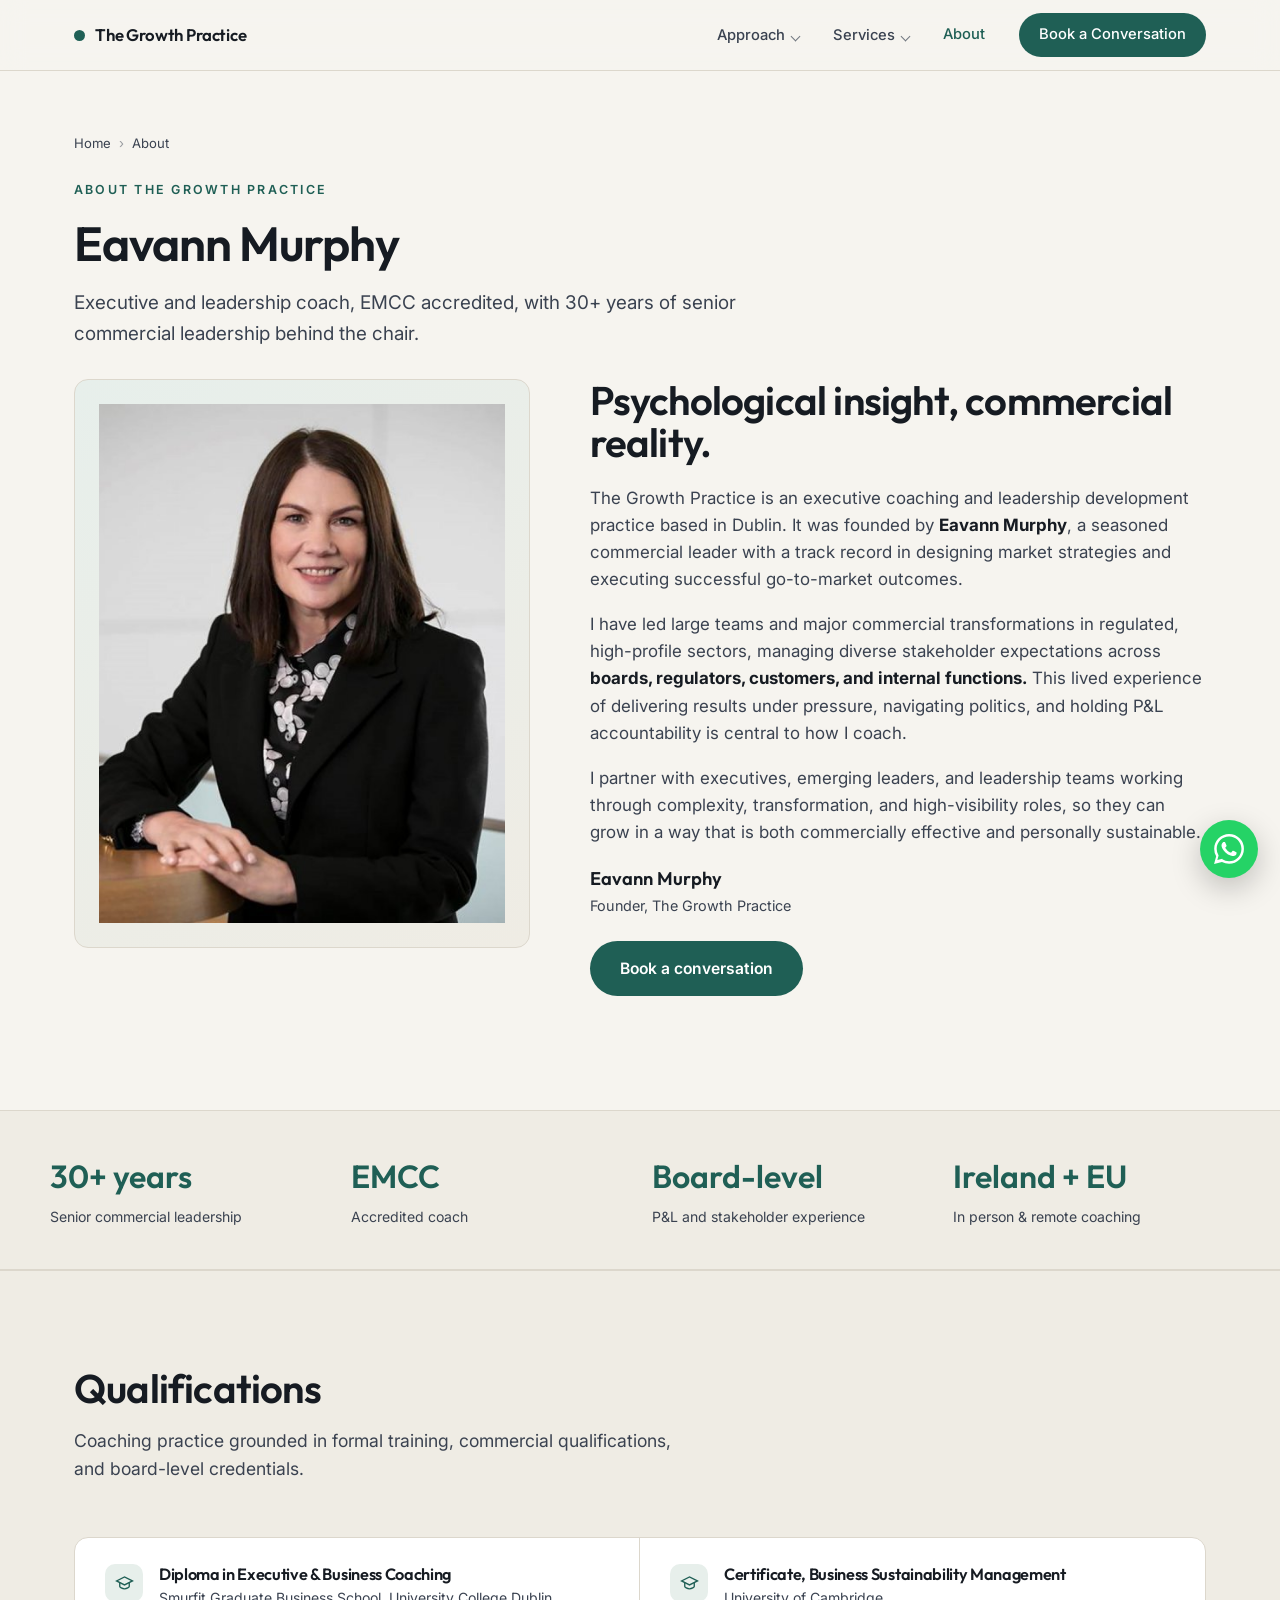
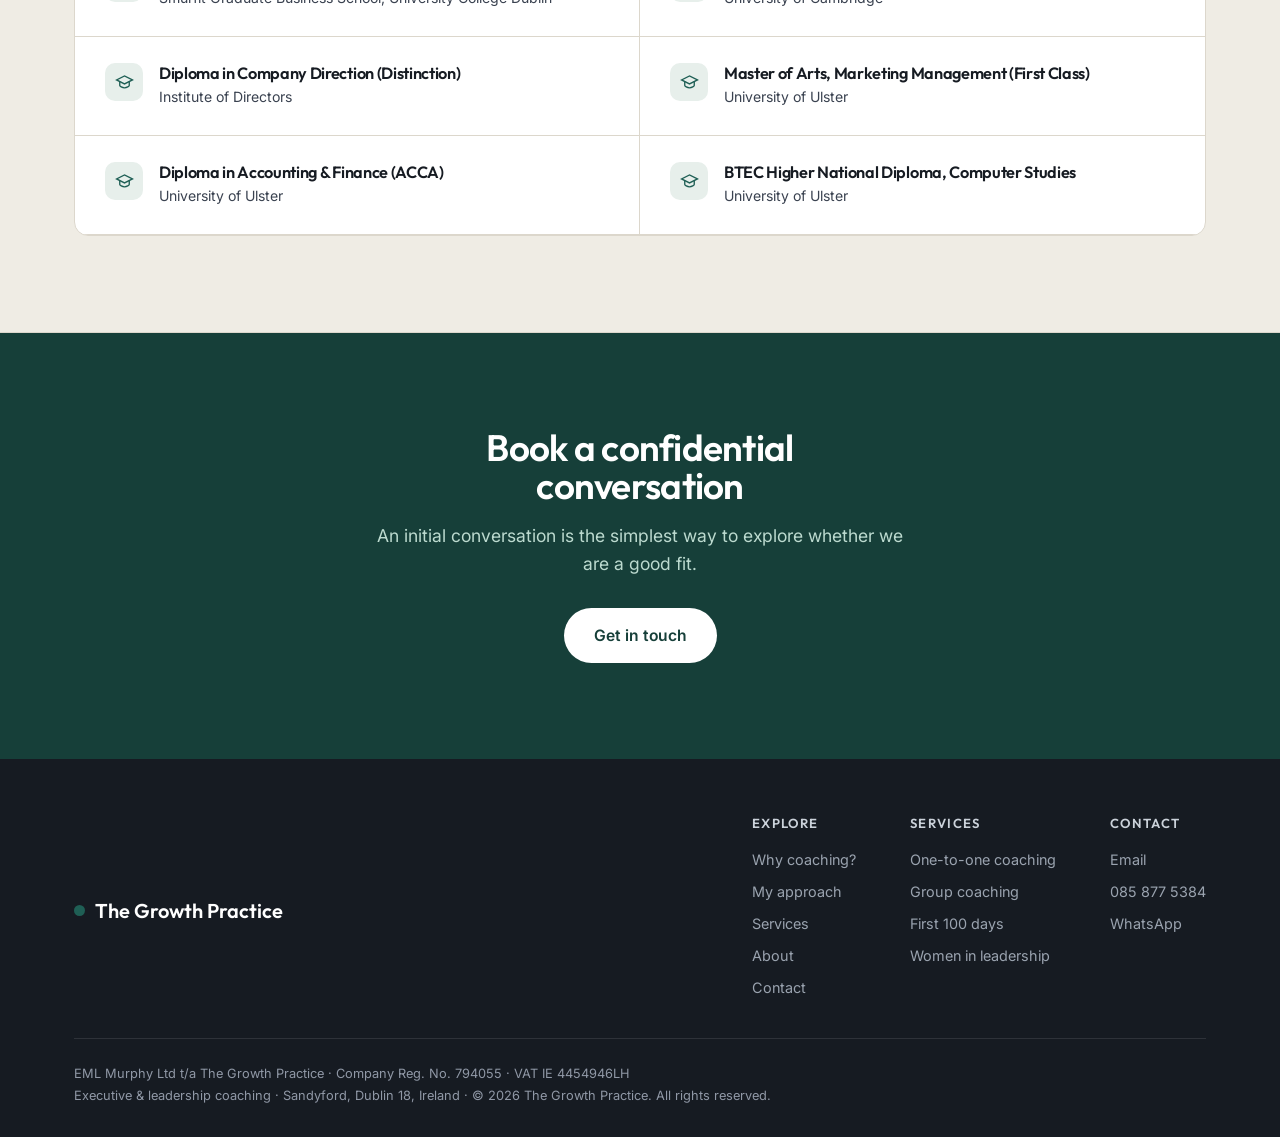
<file: about.html>
<!DOCTYPE html>
<html lang="en">
<head>
<meta charset="UTF-8" />
<meta name="viewport" content="width=device-width, initial-scale=1.0" />
<title>About Eavann Murphy | The Growth Practice, Dublin</title>
<meta name="description" content="Eavann Murphy is an EMCC-accredited executive coach with 30+ years of senior commercial leadership. Qualifications from UCD Smurfit, University of Cambridge, the Institute of Directors, and University of Ulster." />
<link rel="canonical" href="https://thegrowthpractice.ie/about" />
<meta name="robots" content="index,follow" />
<meta name="theme-color" content="#1f5f55" />
<link rel="icon" href="/favicon.svg" type="image/svg+xml" />
<link rel="icon" href="/favicon-32.png" sizes="32x32" type="image/png" />
<link rel="apple-touch-icon" href="/apple-touch-icon.png" />
<meta property="og:site_name" content="The Growth Practice" />
<meta property="og:title" content="About Eavann Murphy | The Growth Practice" />
<meta property="og:description" content="EMCC-accredited executive coach with 30+ years of senior commercial leadership experience." />
<meta property="og:type" content="profile" />
<meta property="og:url" content="https://thegrowthpractice.ie/about" />
<meta property="og:locale" content="en_IE" />
<meta property="og:image" content="https://thegrowthpractice.ie/images/eavann-murphy-portrait.jpg" />
<meta name="twitter:card" content="summary_large_image" />

<link rel="preconnect" href="https://fonts.googleapis.com" />
<link rel="preconnect" href="https://fonts.gstatic.com" crossorigin />
<link rel="preload" as="style" href="https://fonts.googleapis.com/css2?family=Outfit:wght@400;500;600;700&family=Inter:wght@400;500&display=swap" />
<link rel="stylesheet" href="https://fonts.googleapis.com/css2?family=Outfit:wght@400;500;600;700&family=Inter:wght@400;500&display=swap" media="print" onload="this.media='all'" />
<noscript><link rel="stylesheet" href="https://fonts.googleapis.com/css2?family=Outfit:wght@400;500;600;700&family=Inter:wght@400;500&display=swap" /></noscript>
<link rel="stylesheet" href="/styles.css" />

<script type="application/ld+json">
{
  "@context":"https://schema.org",
  "@type":"Person",
  "name":"Eavann Murphy",
  "jobTitle":"Executive & Leadership Coach",
  "url":"https://thegrowthpractice.ie/about",
  "image":"https://thegrowthpractice.ie/images/eavann-murphy-portrait.jpg",
  "worksFor":{"@type":"ProfessionalService","name":"The Growth Practice","url":"https://thegrowthpractice.ie/"},
  "description":"EMCC-accredited executive coach with 30+ years of senior commercial leadership experience.",
  "alumniOf":[
    {"@type":"CollegeOrUniversity","name":"University College Dublin, Smurfit Graduate Business School"},
    {"@type":"CollegeOrUniversity","name":"University of Cambridge"},
    {"@type":"CollegeOrUniversity","name":"University of Ulster"},
    {"@type":"EducationalOrganization","name":"Institute of Directors"}
  ],
  "hasCredential":[
    {"@type":"EducationalOccupationalCredential","credentialCategory":"Diploma","name":"Diploma in Executive & Business Coaching"},
    {"@type":"EducationalOccupationalCredential","credentialCategory":"Certificate","name":"Certificate, Business Sustainability Management"},
    {"@type":"EducationalOccupationalCredential","credentialCategory":"Diploma","name":"Diploma in Company Direction (Distinction)"},
    {"@type":"EducationalOccupationalCredential","credentialCategory":"Masters","name":"Master of Arts, Marketing Management (First Class)"}
  ]
}
</script>
<script type="application/ld+json">
{
  "@context":"https://schema.org",
  "@type":"BreadcrumbList",
  "itemListElement":[
    {"@type":"ListItem","position":1,"name":"Home","item":"https://thegrowthpractice.ie/"},
    {"@type":"ListItem","position":2,"name":"About","item":"https://thegrowthpractice.ie/about"}
  ]
}
</script>
</head>
<body>

<header id="top">
  <div class="wrap nav">
    <a href="/" class="brand"><span class="dot"></span>The Growth Practice</a>
    <nav class="navlinks" aria-label="Primary">
      <div class="has-drop">
        <a href="/why-coaching">Approach</a>
        <div class="drop" role="menu">
          <a href="/why-coaching">Why coaching?<span>What got you here, and future-proofing your career</span></a>
          <a href="/my-approach">My approach<span>What I help leaders develop, and how I work</span></a>
        </div>
      </div>
      <div class="has-drop">
        <a href="/services">Services</a>
        <div class="drop" role="menu">
          <a href="/services/one-to-one-executive-coaching">One-to-one executive coaching<span>Critical deliverables, complexity, stretch roles</span></a>
          <a href="/services/group-coaching">Group coaching<span>Small-group coaching for senior cohorts</span></a>
          <a href="/services/first-100-days-coaching">First 100 days coaching<span>New-to-role leaders, the critical first six months</span></a>
          <a href="/services/coaching-for-women-in-leadership">Coaching for women in leadership<span>Identity, authority, visibility, confidence</span></a>
          <a href="/services/at-a-crossroads">At a crossroads?<span>Decide what is next, and move decisively</span></a>
          <a href="/services/sos-on-call-session">SOS 'On Call' session<span>Short-notice support before a critical moment</span></a>
        </div>
      </div>
      <a href="/about" aria-current="page">About</a>
      <a href="/contact" class="nav-cta">Book a Conversation</a>
    </nav>
    <button class="burger" id="burger" aria-label="Menu" aria-expanded="false"><span></span><span></span><span></span></button>
  </div>
  <div class="mobilemenu" id="mobilemenu">
    <a href="/why-coaching">Why coaching?</a>
    <a href="/my-approach">My approach</a>
    <a href="/services">Services</a>
    <a href="/services/one-to-one-executive-coaching" class="sub">— One-to-one coaching</a>
    <a href="/services/group-coaching" class="sub">— Group coaching</a>
    <a href="/services/first-100-days-coaching" class="sub">— First 100 days</a>
    <a href="/services/coaching-for-women-in-leadership" class="sub">— Women in leadership</a>
    <a href="/services/at-a-crossroads" class="sub">— At a crossroads?</a>
    <a href="/services/sos-on-call-session" class="sub">— SOS 'On Call'</a>
    <a href="/about">About</a>
    <a href="/contact">Book a Conversation</a>
  </div>
</header>

<!-- ABOUT -->
<section class="page-hero" style="padding-bottom:10px">
  <div class="wrap">
    <nav class="breadcrumb" aria-label="Breadcrumb"><a href="/">Home</a><span>›</span> About</nav>
    <p class="eyebrow reveal">About The Growth Practice</p>
    <h1 class="reveal">Eavann Murphy</h1>
    <p class="lead reveal">Executive and leadership coach, EMCC accredited, with 30+ years of senior commercial leadership behind the chair.</p>
  </div>
</section>
<section style="padding-top:20px">
  <div class="wrap about-grid">
    <div class="about-photo reveal">
      <div class="frame"><img src="/images/eavann-murphy-portrait.jpg" alt="Portrait of Eavann Murphy, founder of The Growth Practice" width="460" height="575" /></div>
    </div>
    <div class="about-body reveal">
      <h2>Psychological insight, commercial reality.</h2>
      <p>The Growth Practice is an executive coaching and leadership development practice based in Dublin. It was founded by <strong>Eavann Murphy</strong>, a seasoned commercial leader with a track record in designing market strategies and executing successful go-to-market outcomes.</p>
      <p>I have led large teams and major commercial transformations in regulated, high-profile sectors, managing diverse stakeholder expectations across <strong>boards, regulators, customers, and internal functions.</strong> This lived experience of delivering results under pressure, navigating politics, and holding P&amp;L accountability is central to how I coach.</p>
      <p>I partner with executives, emerging leaders, and leadership teams working through complexity, transformation, and high-visibility roles, so they can grow in a way that is both commercially effective and personally sustainable.</p>
      <div class="signature">Eavann Murphy<span>Founder, The Growth Practice</span></div>
      <p style="margin-top:24px"><a href="/contact" class="btn-primary">Book a conversation</a></p>
    </div>
  </div>
</section>

<!-- CREDENTIALS STRIP -->
<div class="strip">
  <div class="wrap strip-inner">
    <div class="stat reveal"><div class="n">30+ years</div><div class="l">Senior commercial leadership</div></div>
    <div class="stat reveal"><div class="n">EMCC</div><div class="l">Accredited coach</div></div>
    <div class="stat reveal"><div class="n">Board-level</div><div class="l">P&amp;L and stakeholder experience</div></div>
    <div class="stat reveal"><div class="n">Ireland + EU</div><div class="l">In person &amp; remote coaching</div></div>
  </div>
</div>

<!-- QUALIFICATIONS -->
<section class="quals">
  <div class="wrap">
    <div class="sec-head reveal">
      <h2>Qualifications</h2>
      <p>Coaching practice grounded in formal training, commercial qualifications, and board-level credentials.</p>
    </div>
    <div class="qual-grid">
      <div class="qual reveal">
        <div class="ic"><svg viewBox="0 0 24 24"><path d="M22 10L12 5 2 10l10 5 10-5z"/><path d="M6 12v5c0 1 3 3 6 3s6-2 6-3v-5"/></svg></div>
        <div><h3>Diploma in Executive &amp; Business Coaching</h3><p>Smurfit Graduate Business School, University College Dublin</p></div>
      </div>
      <div class="qual reveal">
        <div class="ic"><svg viewBox="0 0 24 24"><path d="M22 10L12 5 2 10l10 5 10-5z"/><path d="M6 12v5c0 1 3 3 6 3s6-2 6-3v-5"/></svg></div>
        <div><h3>Certificate, Business Sustainability Management</h3><p>University of Cambridge</p></div>
      </div>
      <div class="qual reveal">
        <div class="ic"><svg viewBox="0 0 24 24"><path d="M22 10L12 5 2 10l10 5 10-5z"/><path d="M6 12v5c0 1 3 3 6 3s6-2 6-3v-5"/></svg></div>
        <div><h3>Diploma in Company Direction (Distinction)</h3><p>Institute of Directors</p></div>
      </div>
      <div class="qual reveal">
        <div class="ic"><svg viewBox="0 0 24 24"><path d="M22 10L12 5 2 10l10 5 10-5z"/><path d="M6 12v5c0 1 3 3 6 3s6-2 6-3v-5"/></svg></div>
        <div><h3>Master of Arts, Marketing Management (First Class)</h3><p>University of Ulster</p></div>
      </div>
      <div class="qual reveal">
        <div class="ic"><svg viewBox="0 0 24 24"><path d="M22 10L12 5 2 10l10 5 10-5z"/><path d="M6 12v5c0 1 3 3 6 3s6-2 6-3v-5"/></svg></div>
        <div><h3>Diploma in Accounting &amp; Finance (ACCA)</h3><p>University of Ulster</p></div>
      </div>
      <div class="qual reveal">
        <div class="ic"><svg viewBox="0 0 24 24"><path d="M22 10L12 5 2 10l10 5 10-5z"/><path d="M6 12v5c0 1 3 3 6 3s6-2 6-3v-5"/></svg></div>
        <div><h3>BTEC Higher National Diploma, Computer Studies</h3><p>University of Ulster</p></div>
      </div>
    </div>
  </div>
</section>

<!-- CTA -->
<section class="cta-band">
  <div class="wrap">
    <h2 class="reveal">Book a confidential conversation</h2>
    <p class="reveal">An initial conversation is the simplest way to explore whether we are a good fit.</p>
    <div class="reveal"><a href="/contact" class="btn-primary">Get in touch</a></div>
  </div>
</section>

<!-- FOOTER -->
<footer>
  <div class="wrap">
    <div class="foot-top">
      <div class="foot-brand"><span class="dot"></span>The Growth Practice</div>
      <div class="foot-cols">
        <div class="foot-col">
          <p class="foot-h">Explore</p>
          <a href="/why-coaching">Why coaching?</a>
          <a href="/my-approach">My approach</a>
          <a href="/services">Services</a>
          <a href="/about">About</a>
          <a href="/contact">Contact</a>
        </div>
        <div class="foot-col">
          <p class="foot-h">Services</p>
          <a href="/services/one-to-one-executive-coaching">One-to-one coaching</a>
          <a href="/services/group-coaching">Group coaching</a>
          <a href="/services/first-100-days-coaching">First 100 days</a>
          <a href="/services/coaching-for-women-in-leadership">Women in leadership</a>
        </div>
        <div class="foot-col">
          <p class="foot-h">Contact</p>
          <a href="mailto:eavann@thegrowthpractice.ie">Email</a>
          <a href="tel:+353858775384">085 877 5384</a>
          <a href="https://wa.me/353858775384">WhatsApp</a>
        </div>
      </div>
    </div>
    <div class="foot-legal">
      EML Murphy Ltd t/a The Growth Practice · Company Reg. No. 794055 · VAT IE 4454946LH<br/>
      Executive &amp; leadership coaching · Sandyford, Dublin 18, Ireland · © <span id="yr"></span> The Growth Practice. All rights reserved.
    </div>
  </div>
</footer>

<a href="https://wa.me/353858775384" class="wa-float" aria-label="WhatsApp">
  <svg viewBox="0 0 24 24"><path d="M.057 24l1.687-6.163a11.867 11.867 0 0 1-1.587-5.946C.16 5.335 5.495 0 12.05 0a11.82 11.82 0 0 1 8.413 3.488 11.82 11.82 0 0 1 3.48 8.414c-.003 6.557-5.338 11.892-11.893 11.892a11.9 11.9 0 0 1-5.688-1.448L.057 24zm6.597-3.807c1.676.995 3.276 1.591 5.392 1.592 5.448 0 9.886-4.434 9.889-9.885.002-5.462-4.415-9.89-9.881-9.892-5.452 0-9.887 4.434-9.889 9.884a9.86 9.86 0 0 0 1.51 5.26l-.999 3.648 3.978-1.042zm11.387-5.464c-.074-.124-.272-.198-.57-.347-.297-.149-1.758-.868-2.031-.967-.272-.099-.47-.149-.669.149-.198.297-.768.967-.941 1.165-.173.198-.347.223-.644.074-.297-.149-1.255-.462-2.39-1.475-.883-.788-1.48-1.761-1.653-2.059-.173-.297-.018-.458.13-.606.134-.133.297-.347.446-.521.151-.172.2-.296.3-.495.099-.198.05-.372-.025-.521-.075-.148-.669-1.611-.916-2.206-.242-.579-.487-.501-.669-.51l-.57-.01c-.198 0-.52.074-.792.372s-1.04 1.016-1.04 2.479 1.065 2.876 1.213 3.074c.149.198 2.095 3.2 5.076 4.487.71.306 1.263.489 1.694.626.712.226 1.36.194 1.872.118.571-.085 1.758-.719 2.006-1.413.248-.695.248-1.29.173-1.414z"/></svg>
</a>

<script>
  const yr=document.getElementById('yr');if(yr)yr.textContent=new Date().getFullYear();
  const header=document.getElementById('top');
  addEventListener('scroll',()=>{header.classList.toggle('scrolled',scrollY>10)});
  const burger=document.getElementById('burger'),mm=document.getElementById('mobilemenu');
  burger.addEventListener('click',()=>{const o=mm.style.display==='flex';mm.style.display=o?'none':'flex';burger.setAttribute('aria-expanded',String(!o))});
  mm.querySelectorAll('a').forEach(a=>a.addEventListener('click',()=>{mm.style.display='none';burger.setAttribute('aria-expanded','false')}));
  const io=new IntersectionObserver((es)=>es.forEach(e=>{if(e.isIntersecting){e.target.classList.add('in');io.unobserve(e.target)}}),{threshold:.15});
  document.querySelectorAll('.reveal').forEach(el=>io.observe(el));
</script>
</body>
</html>
</file>
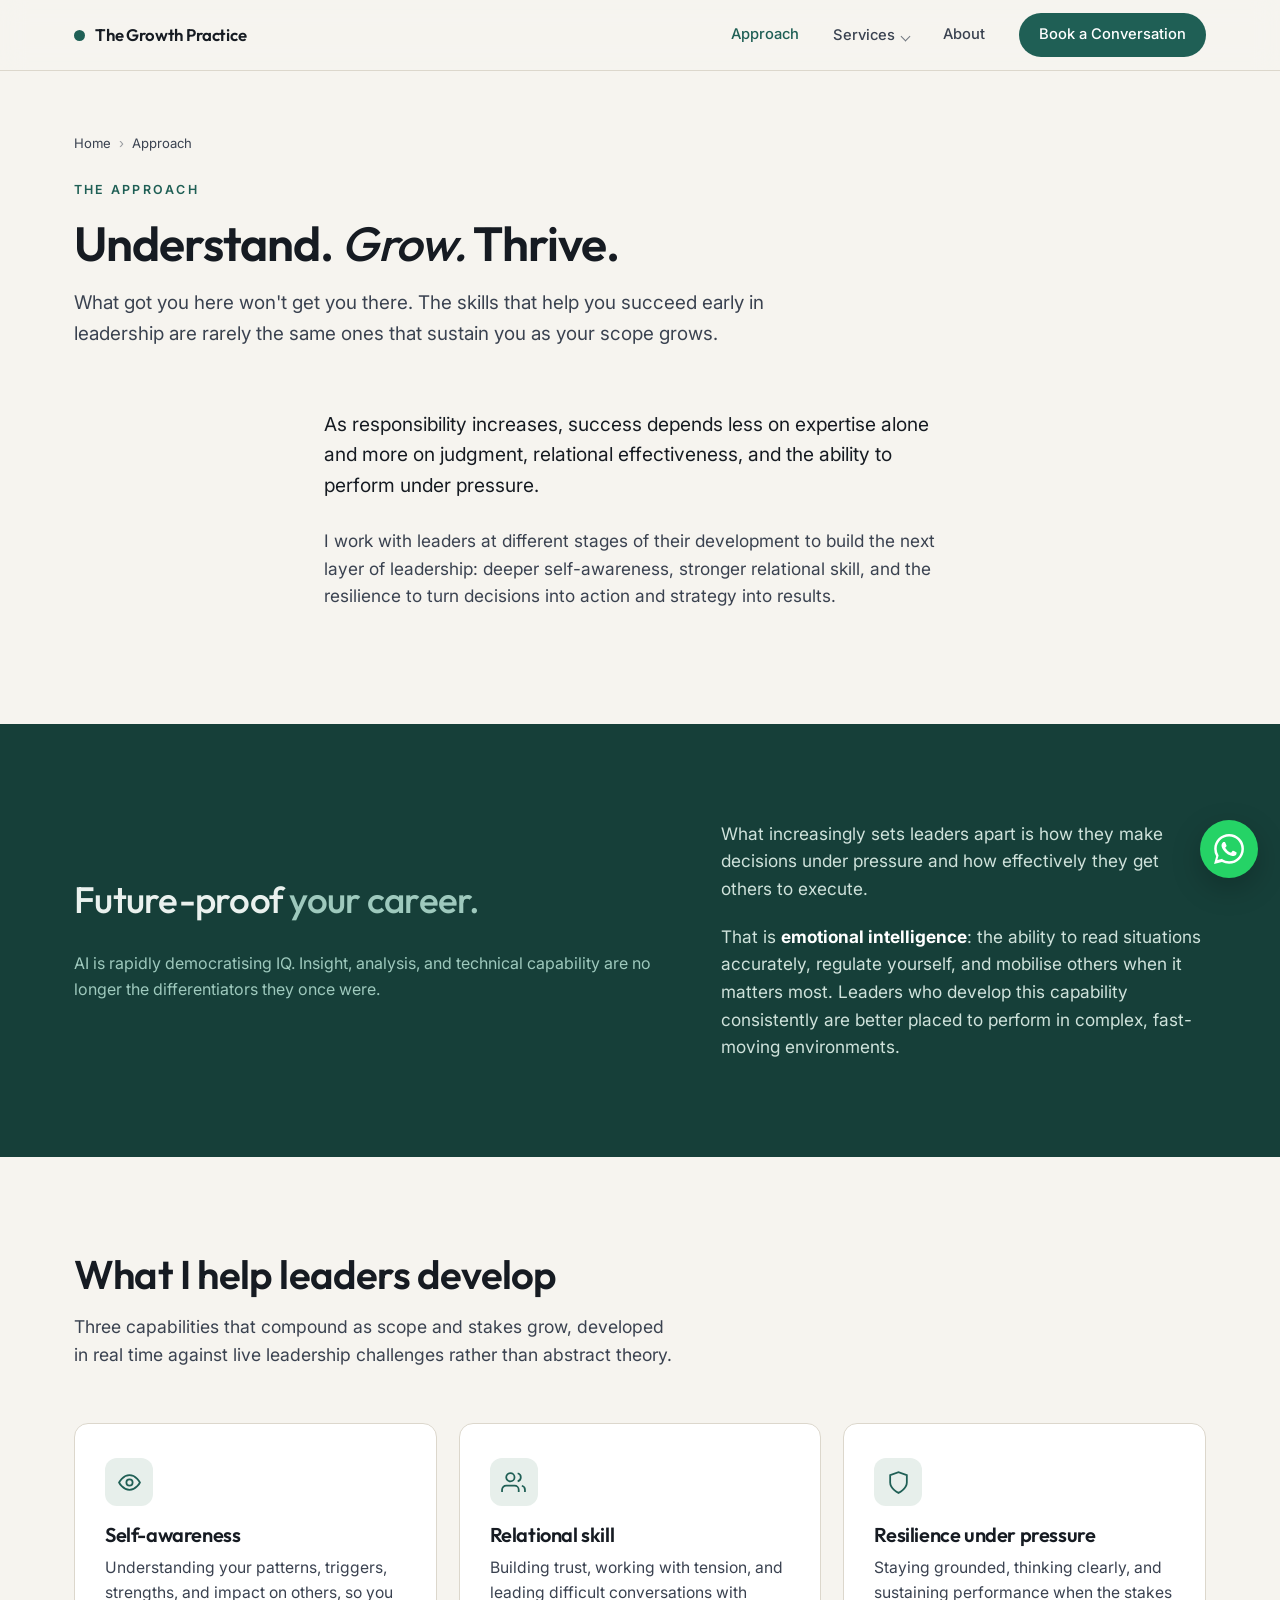
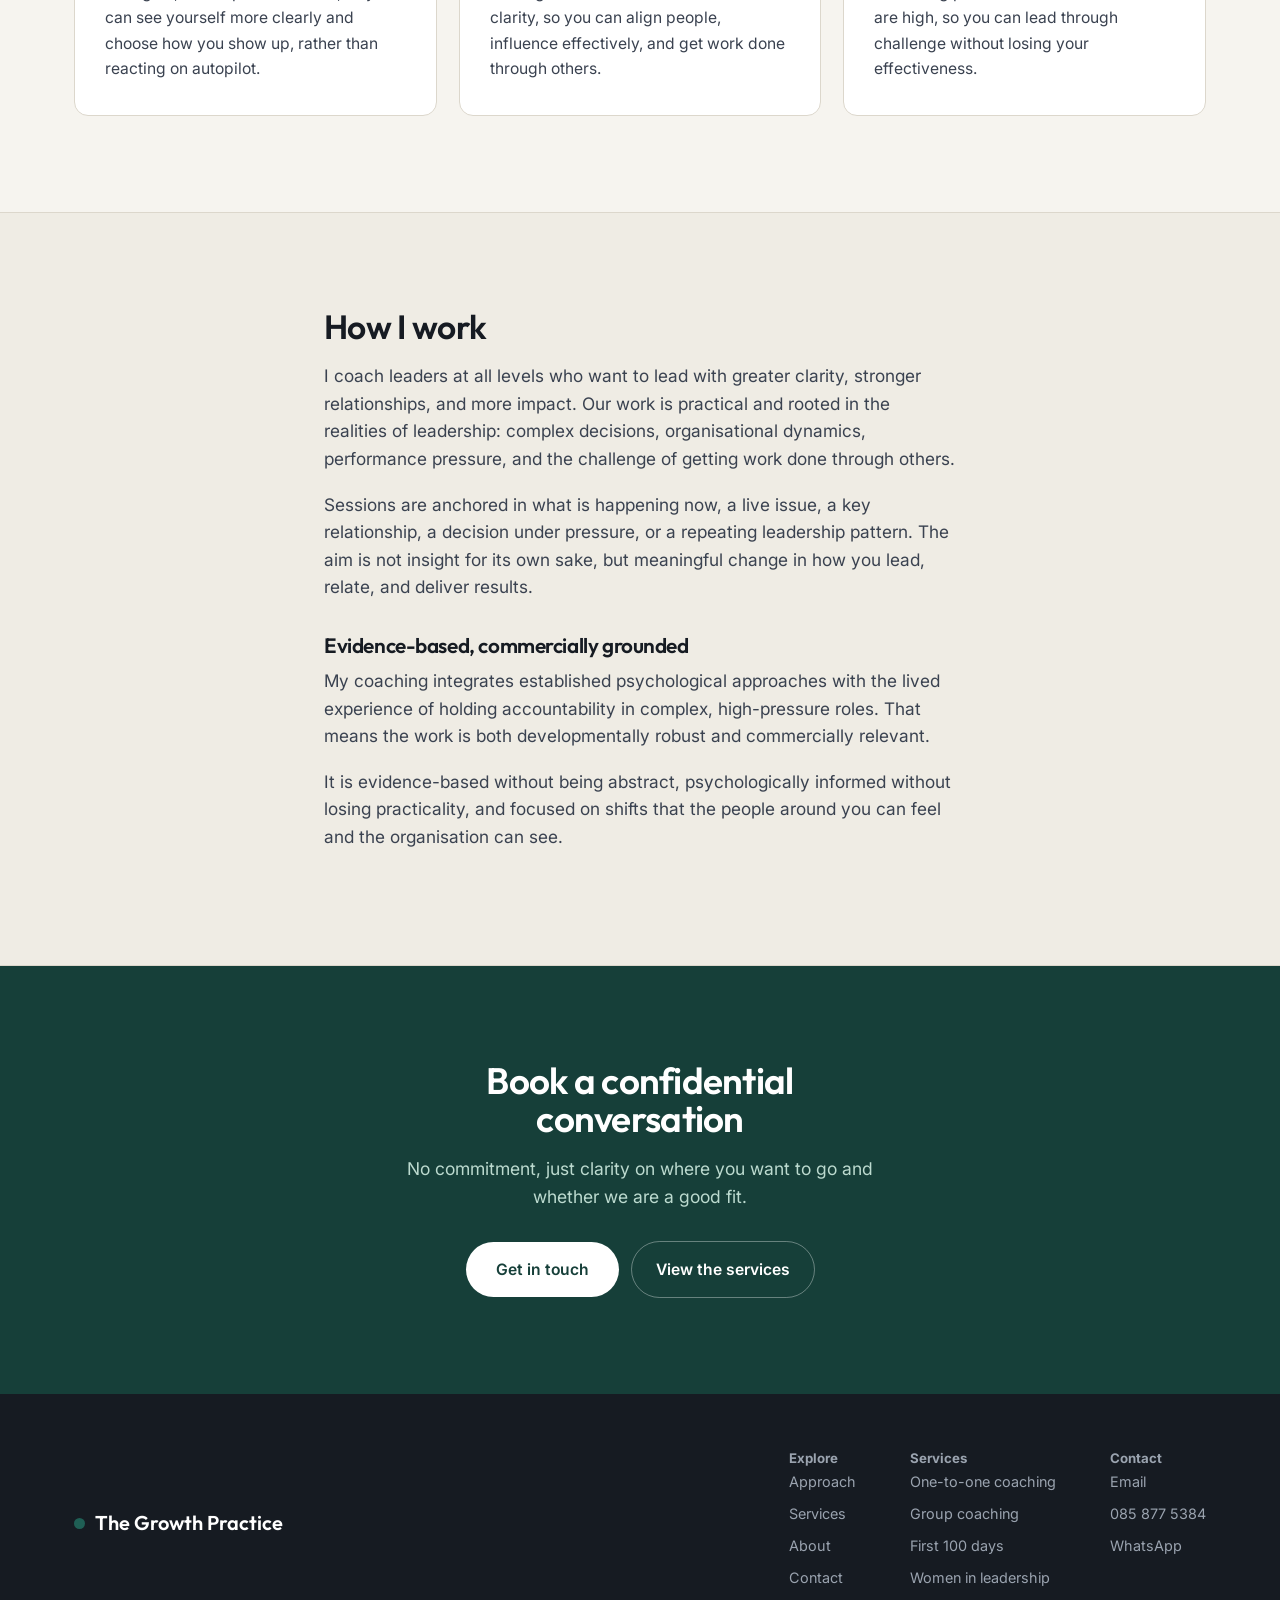
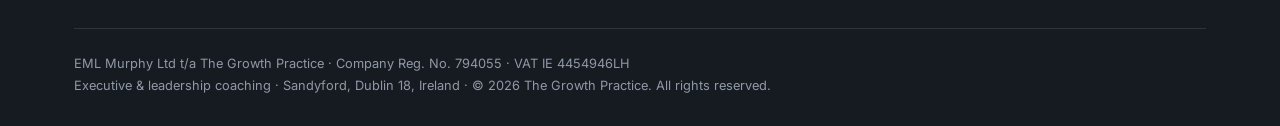
<file: approach.html>
<!DOCTYPE html>
<html lang="en">
<head>
<meta charset="UTF-8" />
<meta name="viewport" content="width=device-width, initial-scale=1.0" />
<title>The Approach | Understand. Grow. Thrive. | The Growth Practice</title>
<meta name="description" content="How I coach: evidence-based, commercially grounded leadership development. Build self-awareness, relational skill, and resilience under pressure, and future-proof your career in an age of AI." />
<link rel="canonical" href="https://thegrowthpractice.ie/approach" />
<meta name="robots" content="index,follow" />
<meta name="theme-color" content="#1f5f55" />
<meta property="og:site_name" content="The Growth Practice" />
<meta property="og:title" content="The Approach | Understand. Grow. Thrive." />
<meta property="og:description" content="Evidence-based, commercially grounded executive coaching. Develop self-awareness, relational skill, and resilience under pressure." />
<meta property="og:type" content="article" />
<meta property="og:url" content="https://thegrowthpractice.ie/approach" />
<meta property="og:locale" content="en_IE" />
<meta property="og:image" content="https://thegrowthpractice.ie/images/eavann-murphy-portrait.jpg" />
<meta name="twitter:card" content="summary_large_image" />

<link rel="preconnect" href="https://fonts.googleapis.com" />
<link rel="preconnect" href="https://fonts.gstatic.com" crossorigin />
<link href="https://fonts.googleapis.com/css2?family=Outfit:wght@300;400;500;600;700&family=Inter:wght@400;500&display=swap" rel="stylesheet" />
<link rel="stylesheet" href="/styles.css" />

<script type="application/ld+json">
{
  "@context":"https://schema.org",
  "@type":"BreadcrumbList",
  "itemListElement":[
    {"@type":"ListItem","position":1,"name":"Home","item":"https://thegrowthpractice.ie/"},
    {"@type":"ListItem","position":2,"name":"Approach","item":"https://thegrowthpractice.ie/approach"}
  ]
}
</script>
</head>
<body>

<header id="top">
  <div class="wrap nav">
    <a href="/" class="brand"><span class="dot"></span>The Growth Practice</a>
    <nav class="navlinks" aria-label="Primary">
      <a href="/approach" aria-current="page">Approach</a>
      <div class="has-drop">
        <a href="/services">Services</a>
        <div class="drop" role="menu">
          <a href="/services/one-to-one-executive-coaching">One-to-one executive coaching<span>Critical deliverables, complexity, stretch roles</span></a>
          <a href="/services/group-coaching">Group coaching<span>Small-group coaching for senior cohorts</span></a>
          <a href="/services/first-100-days-coaching">First 100 days coaching<span>New-to-role leaders, the critical first six months</span></a>
          <a href="/services/coaching-for-women-in-leadership">Coaching for women in leadership<span>Identity, authority, visibility, confidence</span></a>
          <a href="/services/at-a-crossroads">At a crossroads?<span>Decide what is next, and move decisively</span></a>
          <a href="/services/sos-on-call-session">SOS 'On Call' session<span>Short-notice support before a critical moment</span></a>
        </div>
      </div>
      <a href="/about">About</a>
      <a href="/contact" class="nav-cta">Book a Conversation</a>
    </nav>
    <button class="burger" id="burger" aria-label="Menu" aria-expanded="false"><span></span><span></span><span></span></button>
  </div>
  <div class="mobilemenu" id="mobilemenu">
    <a href="/approach">Approach</a>
    <a href="/services">Services</a>
    <a href="/services/one-to-one-executive-coaching" class="sub">— One-to-one coaching</a>
    <a href="/services/group-coaching" class="sub">— Group coaching</a>
    <a href="/services/first-100-days-coaching" class="sub">— First 100 days</a>
    <a href="/services/coaching-for-women-in-leadership" class="sub">— Women in leadership</a>
    <a href="/services/at-a-crossroads" class="sub">— At a crossroads?</a>
    <a href="/services/sos-on-call-session" class="sub">— SOS 'On Call'</a>
    <a href="/about">About</a>
    <a href="/contact">Book a Conversation</a>
  </div>
</header>

<!-- PAGE HERO -->
<section class="page-hero">
  <div class="wrap">
    <nav class="breadcrumb" aria-label="Breadcrumb"><a href="/">Home</a><span>›</span> Approach</nav>
    <p class="eyebrow reveal">The Approach</p>
    <h1 class="reveal">Understand. <em>Grow.</em> Thrive.</h1>
    <p class="lead reveal">What got you here won't get you there. The skills that help you succeed early in leadership are rarely the same ones that sustain you as your scope grows.</p>
  </div>
</section>

<!-- INTRO PROSE -->
<section style="padding-top:30px">
  <div class="wrap prose reveal">
    <p class="lead-p">As responsibility increases, success depends less on expertise alone and more on judgment, relational effectiveness, and the ability to perform under pressure.</p>
    <p>I work with leaders at different stages of their development to build the next layer of leadership: deeper self-awareness, stronger relational skill, and the resilience to turn decisions into action and strategy into results.</p>
  </div>
</section>

<!-- FUTURE PROOF (dark band) -->
<section class="philosophy">
  <div class="wrap phil-grid">
    <div class="reveal">
      <blockquote>Future-proof <span>your career.</span></blockquote>
      <p class="who">AI is rapidly democratising IQ. Insight, analysis, and technical capability are no longer the differentiators they once were.</p>
    </div>
    <div class="reveal">
      <p style="color:#cfe2db;font-size:1.08rem;margin-bottom:20px;max-width:48ch">What increasingly sets leaders apart is how they make decisions under pressure and how effectively they get others to execute.</p>
      <p style="color:#cfe2db;font-size:1.08rem;max-width:48ch">That is <strong style="color:#fff">emotional intelligence</strong>: the ability to read situations accurately, regulate yourself, and mobilise others when it matters most. Leaders who develop this capability consistently are better placed to perform in complex, fast-moving environments.</p>
    </div>
  </div>
</section>

<!-- WHAT I HELP LEADERS DEVELOP -->
<section>
  <div class="wrap">
    <div class="sec-head reveal">
      <h2>What I help leaders develop</h2>
      <p>Three capabilities that compound as scope and stakes grow, developed in real time against live leadership challenges rather than abstract theory.</p>
    </div>
    <div class="dev-grid">
      <div class="dev-card reveal">
        <div class="pic"><svg viewBox="0 0 24 24"><circle cx="12" cy="12" r="3"/><path d="M2 12s3.5-7 10-7 10 7 10 7-3.5 7-10 7-10-7-10-7z"/></svg></div>
        <h3>Self-awareness</h3>
        <p>Understanding your patterns, triggers, strengths, and impact on others, so you can see yourself more clearly and choose how you show up, rather than reacting on autopilot.</p>
      </div>
      <div class="dev-card reveal">
        <div class="pic"><svg viewBox="0 0 24 24"><path d="M17 21v-2a4 4 0 0 0-4-4H5a4 4 0 0 0-4 4v2"/><circle cx="9" cy="7" r="4"/><path d="M23 21v-2a4 4 0 0 0-3-3.87"/><path d="M16 3.13a4 4 0 0 1 0 7.75"/></svg></div>
        <h3>Relational skill</h3>
        <p>Building trust, working with tension, and leading difficult conversations with clarity, so you can align people, influence effectively, and get work done through others.</p>
      </div>
      <div class="dev-card reveal">
        <div class="pic"><svg viewBox="0 0 24 24"><path d="M12 22s8-4 8-10V5l-8-3-8 3v7c0 6 8 10 8 10z"/></svg></div>
        <h3>Resilience under pressure</h3>
        <p>Staying grounded, thinking clearly, and sustaining performance when the stakes are high, so you can lead through challenge without losing your effectiveness.</p>
      </div>
    </div>
  </div>
</section>

<!-- HOW I WORK -->
<section style="background:var(--paper-2);border-top:1px solid var(--line);border-bottom:1px solid var(--line)">
  <div class="wrap prose reveal">
    <h2>How I work</h2>
    <p>I coach leaders at all levels who want to lead with greater clarity, stronger relationships, and more impact. Our work is practical and rooted in the realities of leadership: complex decisions, organisational dynamics, performance pressure, and the challenge of getting work done through others.</p>
    <p>Sessions are anchored in what is happening now, a live issue, a key relationship, a decision under pressure, or a repeating leadership pattern. The aim is not insight for its own sake, but meaningful change in how you lead, relate, and deliver results.</p>
    <h3>Evidence-based, commercially grounded</h3>
    <p>My coaching integrates established psychological approaches with the lived experience of holding accountability in complex, high-pressure roles. That means the work is both developmentally robust and commercially relevant.</p>
    <p>It is evidence-based without being abstract, psychologically informed without losing practicality, and focused on shifts that the people around you can feel and the organisation can see.</p>
  </div>
</section>

<!-- CTA -->
<section class="cta-band">
  <div class="wrap">
    <h2 class="reveal">Book a confidential conversation</h2>
    <p class="reveal">No commitment, just clarity on where you want to go and whether we are a good fit.</p>
    <div class="reveal"><a href="/contact" class="btn-primary">Get in touch</a> &nbsp; <a href="/services" class="btn-ghost" style="border-color:rgba(255,255,255,.35);color:#fff">View the services</a></div>
  </div>
</section>

<!-- FOOTER -->
<footer>
  <div class="wrap">
    <div class="foot-top">
      <div class="foot-brand"><span class="dot"></span>The Growth Practice</div>
      <div class="foot-cols">
        <div class="foot-col">
          <h5>Explore</h5>
          <a href="/approach">Approach</a>
          <a href="/services">Services</a>
          <a href="/about">About</a>
          <a href="/contact">Contact</a>
        </div>
        <div class="foot-col">
          <h5>Services</h5>
          <a href="/services/one-to-one-executive-coaching">One-to-one coaching</a>
          <a href="/services/group-coaching">Group coaching</a>
          <a href="/services/first-100-days-coaching">First 100 days</a>
          <a href="/services/coaching-for-women-in-leadership">Women in leadership</a>
        </div>
        <div class="foot-col">
          <h5>Contact</h5>
          <a href="mailto:eavann@thegrowthpractice.ie">Email</a>
          <a href="tel:+353858775384">085 877 5384</a>
          <a href="https://wa.me/353858775384">WhatsApp</a>
        </div>
      </div>
    </div>
    <div class="foot-legal">
      EML Murphy Ltd t/a The Growth Practice · Company Reg. No. 794055 · VAT IE 4454946LH<br/>
      Executive &amp; leadership coaching · Sandyford, Dublin 18, Ireland · © <span id="yr"></span> The Growth Practice. All rights reserved.
    </div>
  </div>
</footer>

<a href="https://wa.me/353858775384" class="wa-float" aria-label="WhatsApp">
  <svg viewBox="0 0 24 24"><path d="M.057 24l1.687-6.163a11.867 11.867 0 0 1-1.587-5.946C.16 5.335 5.495 0 12.05 0a11.82 11.82 0 0 1 8.413 3.488 11.82 11.82 0 0 1 3.48 8.414c-.003 6.557-5.338 11.892-11.893 11.892a11.9 11.9 0 0 1-5.688-1.448L.057 24zm6.597-3.807c1.676.995 3.276 1.591 5.392 1.592 5.448 0 9.886-4.434 9.889-9.885.002-5.462-4.415-9.89-9.881-9.892-5.452 0-9.887 4.434-9.889 9.884a9.86 9.86 0 0 0 1.51 5.26l-.999 3.648 3.978-1.042zm11.387-5.464c-.074-.124-.272-.198-.57-.347-.297-.149-1.758-.868-2.031-.967-.272-.099-.47-.149-.669.149-.198.297-.768.967-.941 1.165-.173.198-.347.223-.644.074-.297-.149-1.255-.462-2.39-1.475-.883-.788-1.48-1.761-1.653-2.059-.173-.297-.018-.458.13-.606.134-.133.297-.347.446-.521.151-.172.2-.296.3-.495.099-.198.05-.372-.025-.521-.075-.148-.669-1.611-.916-2.206-.242-.579-.487-.501-.669-.51l-.57-.01c-.198 0-.52.074-.792.372s-1.04 1.016-1.04 2.479 1.065 2.876 1.213 3.074c.149.198 2.095 3.2 5.076 4.487.71.306 1.263.489 1.694.626.712.226 1.36.194 1.872.118.571-.085 1.758-.719 2.006-1.413.248-.695.248-1.29.173-1.414z"/></svg>
</a>

<script>
  const yr=document.getElementById('yr');if(yr)yr.textContent=new Date().getFullYear();
  const header=document.getElementById('top');
  addEventListener('scroll',()=>{header.classList.toggle('scrolled',scrollY>10)});
  const burger=document.getElementById('burger'),mm=document.getElementById('mobilemenu');
  burger.addEventListener('click',()=>{const o=mm.style.display==='flex';mm.style.display=o?'none':'flex';burger.setAttribute('aria-expanded',String(!o))});
  mm.querySelectorAll('a').forEach(a=>a.addEventListener('click',()=>{mm.style.display='none';burger.setAttribute('aria-expanded','false')}));
  const io=new IntersectionObserver((es)=>es.forEach(e=>{if(e.isIntersecting){e.target.classList.add('in');io.unobserve(e.target)}}),{threshold:.15});
  document.querySelectorAll('.reveal').forEach(el=>io.observe(el));
</script>
</body>
</html>
</file>
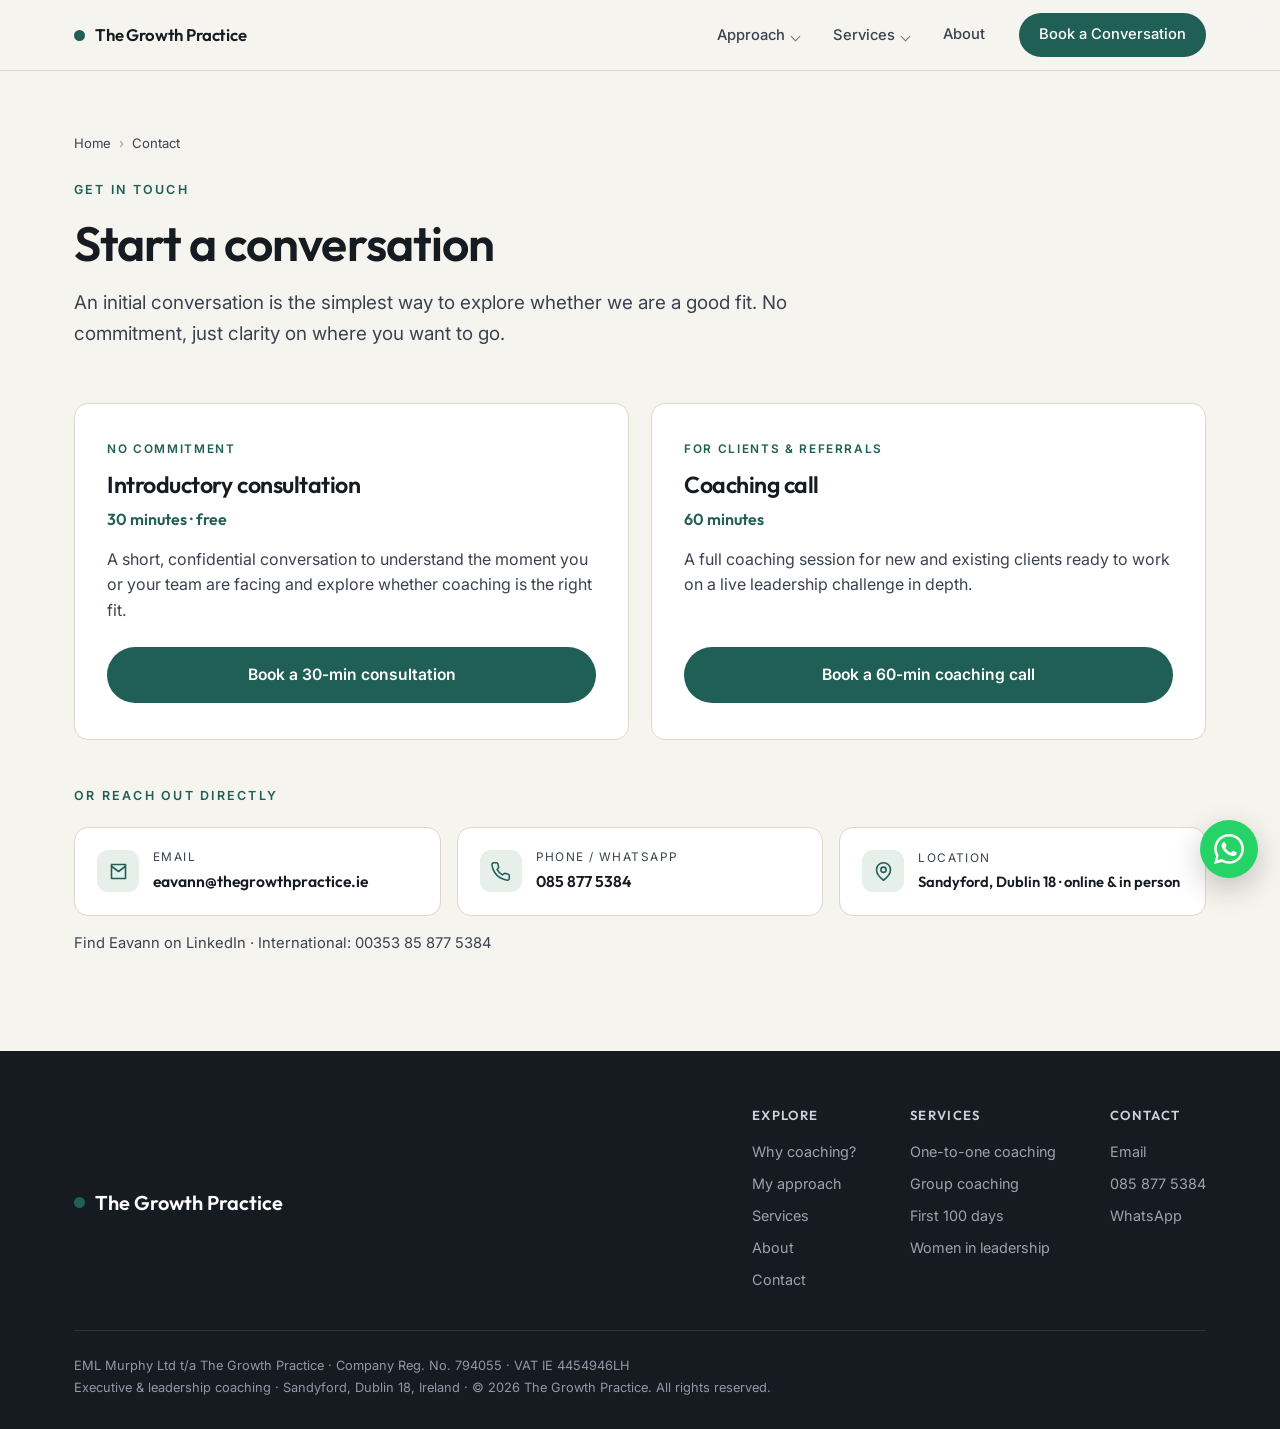
<file: contact.html>
<!DOCTYPE html>
<html lang="en">
<head>
<meta charset="UTF-8" />
<meta name="viewport" content="width=device-width, initial-scale=1.0" />
<title>Contact &amp; Book | The Growth Practice, Dublin</title>
<meta name="description" content="Book a confidential conversation with The Growth Practice. A 30-minute no-commitment consultation or a 60-minute coaching call. Executive coaching in Sandyford, Dublin, and online worldwide." />
<link rel="canonical" href="https://thegrowthpractice.ie/contact" />
<meta name="robots" content="index,follow" />
<meta name="theme-color" content="#1f5f55" />
<link rel="icon" href="/favicon.svg" type="image/svg+xml" />
<link rel="icon" href="/favicon-32.png" sizes="32x32" type="image/png" />
<link rel="apple-touch-icon" href="/apple-touch-icon.png" />
<meta property="og:site_name" content="The Growth Practice" />
<meta property="og:title" content="Contact & Book | The Growth Practice" />
<meta property="og:description" content="Book a 30-minute no-commitment consultation or a 60-minute coaching call. Executive coaching in Dublin and online." />
<meta property="og:type" content="website" />
<meta property="og:url" content="https://thegrowthpractice.ie/contact" />
<meta property="og:locale" content="en_IE" />
<meta property="og:image" content="https://thegrowthpractice.ie/images/eavann-murphy-portrait.jpg" />
<meta name="twitter:card" content="summary_large_image" />

<link rel="preconnect" href="https://fonts.googleapis.com" />
<link rel="preconnect" href="https://fonts.gstatic.com" crossorigin />
<link rel="preload" as="style" href="https://fonts.googleapis.com/css2?family=Outfit:wght@400;500;600;700&family=Inter:wght@400;500&display=swap" />
<link rel="stylesheet" href="https://fonts.googleapis.com/css2?family=Outfit:wght@400;500;600;700&family=Inter:wght@400;500&display=swap" media="print" onload="this.media='all'" />
<noscript><link rel="stylesheet" href="https://fonts.googleapis.com/css2?family=Outfit:wght@400;500;600;700&family=Inter:wght@400;500&display=swap" /></noscript>
<link rel="stylesheet" href="/styles.css" />

<!-- Calendly popup widget -->
<link rel="stylesheet" href="https://assets.calendly.com/assets/external/widget.css" />
<script src="https://assets.calendly.com/assets/external/widget.js" async></script>

<script type="application/ld+json">
{
  "@context":"https://schema.org",
  "@type":"ContactPage",
  "url":"https://thegrowthpractice.ie/contact",
  "name":"Contact The Growth Practice",
  "about":{"@type":"ProfessionalService","name":"The Growth Practice","telephone":"+353858775384","email":"eavann@thegrowthpractice.ie","address":{"@type":"PostalAddress","addressLocality":"Sandyford","addressRegion":"Dublin 18","addressCountry":"IE"}}
}
</script>
<script type="application/ld+json">
{
  "@context":"https://schema.org",
  "@type":"BreadcrumbList",
  "itemListElement":[
    {"@type":"ListItem","position":1,"name":"Home","item":"https://thegrowthpractice.ie/"},
    {"@type":"ListItem","position":2,"name":"Contact","item":"https://thegrowthpractice.ie/contact"}
  ]
}
</script>
</head>
<body>

<header id="top">
  <div class="wrap nav">
    <a href="/" class="brand"><span class="dot"></span>The Growth Practice</a>
    <nav class="navlinks" aria-label="Primary">
      <div class="has-drop">
        <a href="/why-coaching">Approach</a>
        <div class="drop" role="menu">
          <a href="/why-coaching">Why coaching?<span>What got you here, and future-proofing your career</span></a>
          <a href="/my-approach">My approach<span>What I help leaders develop, and how I work</span></a>
        </div>
      </div>
      <div class="has-drop">
        <a href="/services">Services</a>
        <div class="drop" role="menu">
          <a href="/services/one-to-one-executive-coaching">One-to-one executive coaching<span>Critical deliverables, complexity, stretch roles</span></a>
          <a href="/services/group-coaching">Group coaching<span>Small-group coaching for senior cohorts</span></a>
          <a href="/services/first-100-days-coaching">First 100 days coaching<span>New-to-role leaders, the critical first six months</span></a>
          <a href="/services/coaching-for-women-in-leadership">Coaching for women in leadership<span>Identity, authority, visibility, confidence</span></a>
          <a href="/services/at-a-crossroads">At a crossroads?<span>Decide what is next, and move decisively</span></a>
          <a href="/services/sos-on-call-session">SOS 'On Call' session<span>Short-notice support before a critical moment</span></a>
        </div>
      </div>
      <a href="/about">About</a>
      <a href="/contact" class="nav-cta" aria-current="page">Book a Conversation</a>
    </nav>
    <button class="burger" id="burger" aria-label="Menu" aria-expanded="false"><span></span><span></span><span></span></button>
  </div>
  <div class="mobilemenu" id="mobilemenu">
    <a href="/why-coaching">Why coaching?</a>
    <a href="/my-approach">My approach</a>
    <a href="/services">Services</a>
    <a href="/services/one-to-one-executive-coaching" class="sub">— One-to-one coaching</a>
    <a href="/services/group-coaching" class="sub">— Group coaching</a>
    <a href="/services/first-100-days-coaching" class="sub">— First 100 days</a>
    <a href="/services/coaching-for-women-in-leadership" class="sub">— Women in leadership</a>
    <a href="/services/at-a-crossroads" class="sub">— At a crossroads?</a>
    <a href="/services/sos-on-call-session" class="sub">— SOS 'On Call'</a>
    <a href="/about">About</a>
    <a href="/contact">Book a Conversation</a>
  </div>
</header>

<!-- PAGE HERO -->
<section class="page-hero">
  <div class="wrap">
    <nav class="breadcrumb" aria-label="Breadcrumb"><a href="/">Home</a><span>›</span> Contact</nav>
    <p class="eyebrow reveal">Get in touch</p>
    <h1 class="reveal">Start a conversation</h1>
    <p class="lead reveal">An initial conversation is the simplest way to explore whether we are a good fit. No commitment, just clarity on where you want to go.</p>
  </div>
</section>

<!-- BOOKING + DIRECT CONTACT (kept together) -->
<section style="padding-top:24px">
  <div class="wrap">
    <div class="book-grid">
      <div class="book-card reveal">
        <span class="tag">No commitment</span>
        <h2>Introductory consultation</h2>
        <div class="dur">30 minutes · free</div>
        <p>A short, confidential conversation to understand the moment you or your team are facing and explore whether coaching is the right fit.</p>
        <a href="https://calendly.com/eavann-thegrowthpractice/introductory-consultation" class="btn-primary" data-calendly="30-min-consultation" onclick="if(window.Calendly){Calendly.initPopupWidget({url:'https://calendly.com/eavann-thegrowthpractice/introductory-consultation'});return false;}">Book a 30-min consultation</a>
      </div>
      <div class="book-card reveal">
        <span class="tag">For clients &amp; referrals</span>
        <h2>Coaching call</h2>
        <div class="dur">60 minutes</div>
        <p>A full coaching session for new and existing clients ready to work on a live leadership challenge in depth.</p>
        <a href="https://calendly.com/eavann-thegrowthpractice/coaching-call" class="btn-primary" data-calendly="60-min-coaching-call" onclick="if(window.Calendly){Calendly.initPopupWidget({url:'https://calendly.com/eavann-thegrowthpractice/coaching-call'});return false;}">Book a 60-min coaching call</a>
      </div>
    </div>

    <p class="eyebrow reveal" style="margin-top:46px">Or reach out directly</p>
    <div class="reach-out reveal">
      <a class="ro-card" href="mailto:eavann@thegrowthpractice.ie?subject=Coaching%20enquiry">
        <div class="ico"><svg viewBox="0 0 24 24" stroke-linecap="round" stroke-linejoin="round"><path d="M4 4h16v16H4z"/><path d="m4 6 8 6 8-6"/></svg></div>
        <div><div class="lab">Email</div><div class="val">eavann@thegrowthpractice.ie</div></div>
      </a>
      <a class="ro-card" href="https://wa.me/353858775384">
        <div class="ico"><svg viewBox="0 0 24 24" stroke-linecap="round" stroke-linejoin="round"><path d="M22 16.9v3a2 2 0 0 1-2.2 2 19.8 19.8 0 0 1-8.6-3 19.5 19.5 0 0 1-6-6 19.8 19.8 0 0 1-3-8.6A2 2 0 0 1 4.1 2h3a2 2 0 0 1 2 1.7c.1.9.3 1.8.6 2.6a2 2 0 0 1-.5 2.1L8.1 9.9a16 16 0 0 0 6 6l1.5-1.1a2 2 0 0 1 2.1-.5c.8.3 1.7.5 2.6.6a2 2 0 0 1 1.7 2z"/></svg></div>
        <div><div class="lab">Phone / WhatsApp</div><div class="val">085 877 5384</div></div>
      </a>
      <div class="ro-card">
        <div class="ico"><svg viewBox="0 0 24 24" stroke-linecap="round" stroke-linejoin="round"><path d="M20 10c0 6-8 12-8 12s-8-6-8-12a8 8 0 0 1 16 0z"/><circle cx="12" cy="10" r="3"/></svg></div>
        <div><div class="lab">Location</div><div class="val" style="font-size:.92rem">Sandyford, Dublin 18 · online &amp; in person</div></div>
      </div>
    </div>
    <p class="reveal" style="color:var(--ink-soft);font-size:.92rem;margin-top:16px">Find Eavann on LinkedIn · International: 00353 85 877 5384</p>
  </div>
</section>

<!-- FOOTER -->
<footer>
  <div class="wrap">
    <div class="foot-top">
      <div class="foot-brand"><span class="dot"></span>The Growth Practice</div>
      <div class="foot-cols">
        <div class="foot-col">
          <p class="foot-h">Explore</p>
          <a href="/why-coaching">Why coaching?</a>
          <a href="/my-approach">My approach</a>
          <a href="/services">Services</a>
          <a href="/about">About</a>
          <a href="/contact">Contact</a>
        </div>
        <div class="foot-col">
          <p class="foot-h">Services</p>
          <a href="/services/one-to-one-executive-coaching">One-to-one coaching</a>
          <a href="/services/group-coaching">Group coaching</a>
          <a href="/services/first-100-days-coaching">First 100 days</a>
          <a href="/services/coaching-for-women-in-leadership">Women in leadership</a>
        </div>
        <div class="foot-col">
          <p class="foot-h">Contact</p>
          <a href="mailto:eavann@thegrowthpractice.ie">Email</a>
          <a href="tel:+353858775384">085 877 5384</a>
          <a href="https://wa.me/353858775384">WhatsApp</a>
        </div>
      </div>
    </div>
    <div class="foot-legal">
      EML Murphy Ltd t/a The Growth Practice · Company Reg. No. 794055 · VAT IE 4454946LH<br/>
      Executive &amp; leadership coaching · Sandyford, Dublin 18, Ireland · © <span id="yr"></span> The Growth Practice. All rights reserved.
    </div>
  </div>
</footer>

<a href="https://wa.me/353858775384" class="wa-float" aria-label="WhatsApp">
  <svg viewBox="0 0 24 24"><path d="M.057 24l1.687-6.163a11.867 11.867 0 0 1-1.587-5.946C.16 5.335 5.495 0 12.05 0a11.82 11.82 0 0 1 8.413 3.488 11.82 11.82 0 0 1 3.48 8.414c-.003 6.557-5.338 11.892-11.893 11.892a11.9 11.9 0 0 1-5.688-1.448L.057 24zm6.597-3.807c1.676.995 3.276 1.591 5.392 1.592 5.448 0 9.886-4.434 9.889-9.885.002-5.462-4.415-9.89-9.881-9.892-5.452 0-9.887 4.434-9.889 9.884a9.86 9.86 0 0 0 1.51 5.26l-.999 3.648 3.978-1.042zm11.387-5.464c-.074-.124-.272-.198-.57-.347-.297-.149-1.758-.868-2.031-.967-.272-.099-.47-.149-.669.149-.198.297-.768.967-.941 1.165-.173.198-.347.223-.644.074-.297-.149-1.255-.462-2.39-1.475-.883-.788-1.48-1.761-1.653-2.059-.173-.297-.018-.458.13-.606.134-.133.297-.347.446-.521.151-.172.2-.296.3-.495.099-.198.05-.372-.025-.521-.075-.148-.669-1.611-.916-2.206-.242-.579-.487-.501-.669-.51l-.57-.01c-.198 0-.52.074-.792.372s-1.04 1.016-1.04 2.479 1.065 2.876 1.213 3.074c.149.198 2.095 3.2 5.076 4.487.71.306 1.263.489 1.694.626.712.226 1.36.194 1.872.118.571-.085 1.758-.719 2.006-1.413.248-.695.248-1.29.173-1.414z"/></svg>
</a>

<script>
  const yr=document.getElementById('yr');if(yr)yr.textContent=new Date().getFullYear();
  const header=document.getElementById('top');
  addEventListener('scroll',()=>{header.classList.toggle('scrolled',scrollY>10)});
  const burger=document.getElementById('burger'),mm=document.getElementById('mobilemenu');
  burger.addEventListener('click',()=>{const o=mm.style.display==='flex';mm.style.display=o?'none':'flex';burger.setAttribute('aria-expanded',String(!o))});
  mm.querySelectorAll('a').forEach(a=>a.addEventListener('click',()=>{mm.style.display='none';burger.setAttribute('aria-expanded','false')}));
  const io=new IntersectionObserver((es)=>es.forEach(e=>{if(e.isIntersecting){e.target.classList.add('in');io.unobserve(e.target)}}),{threshold:.15});
  document.querySelectorAll('.reveal').forEach(el=>io.observe(el));
</script>
</body>
</html>
</file>
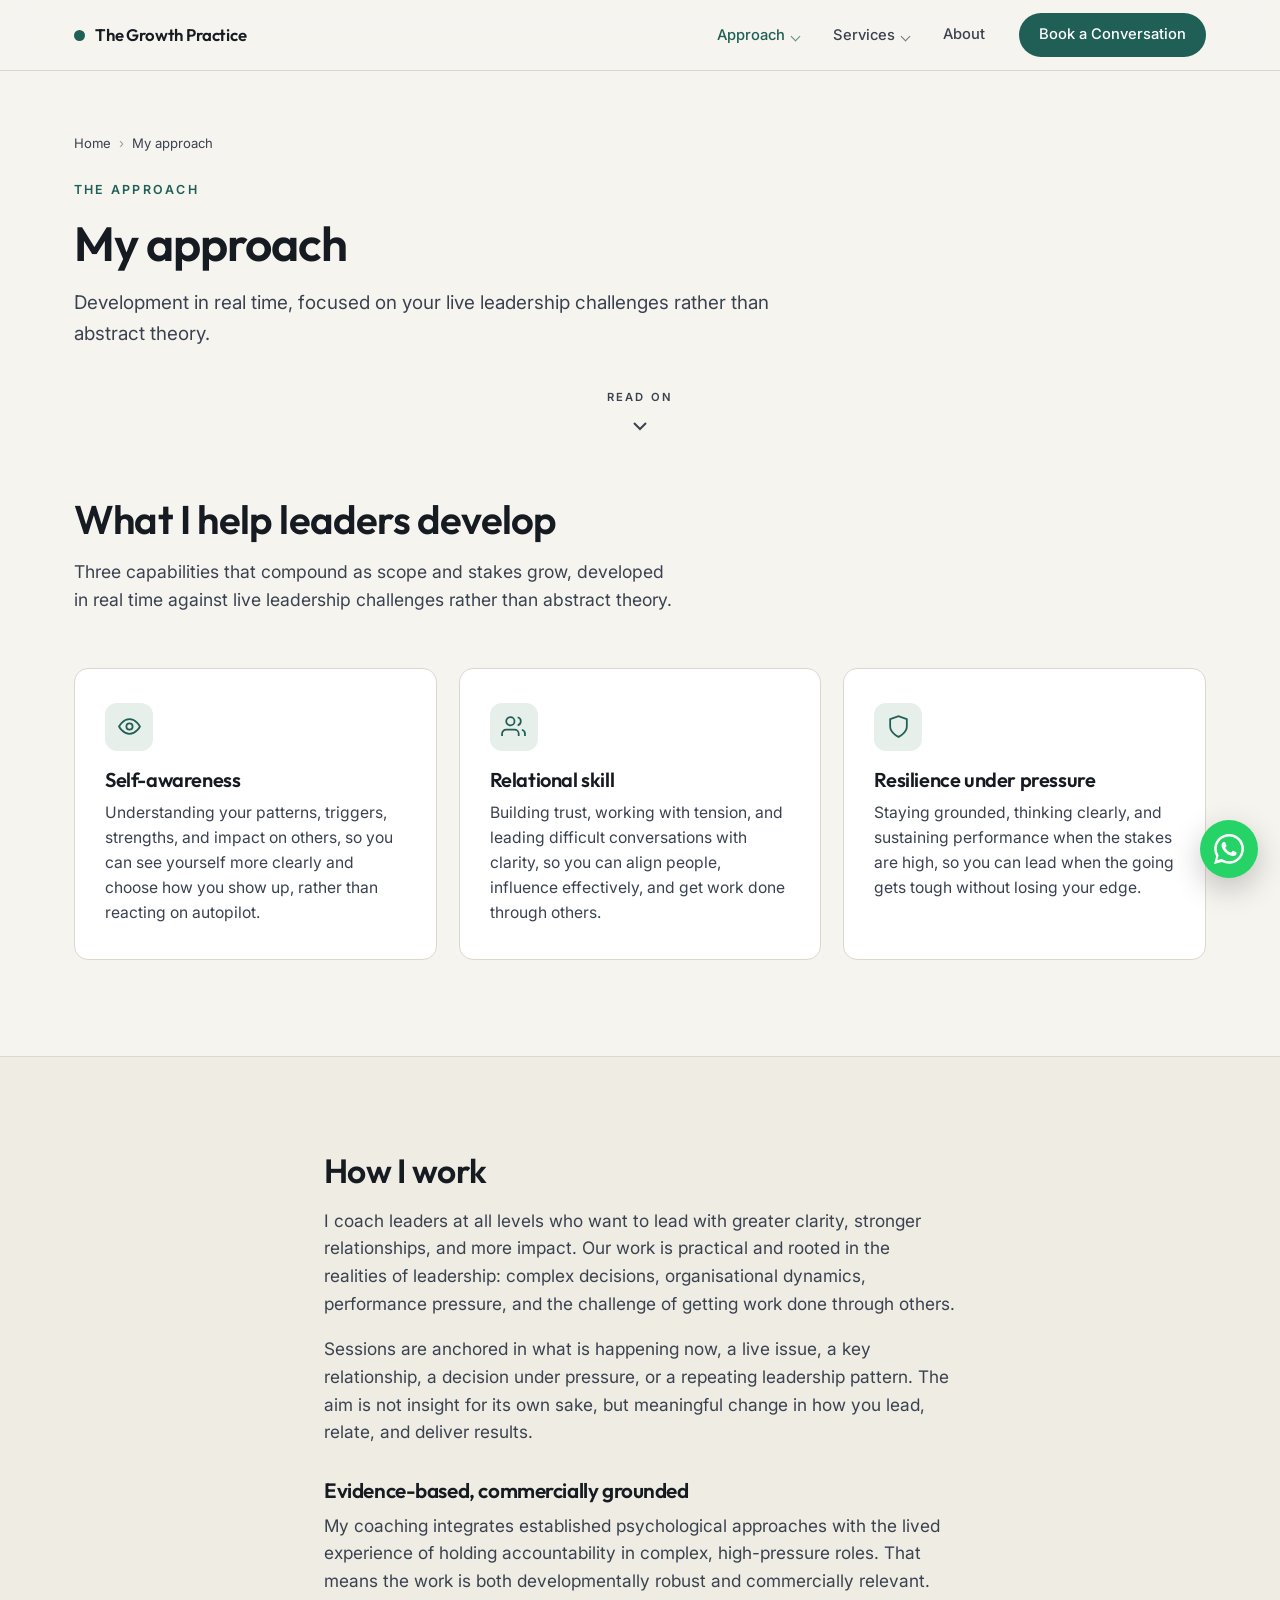
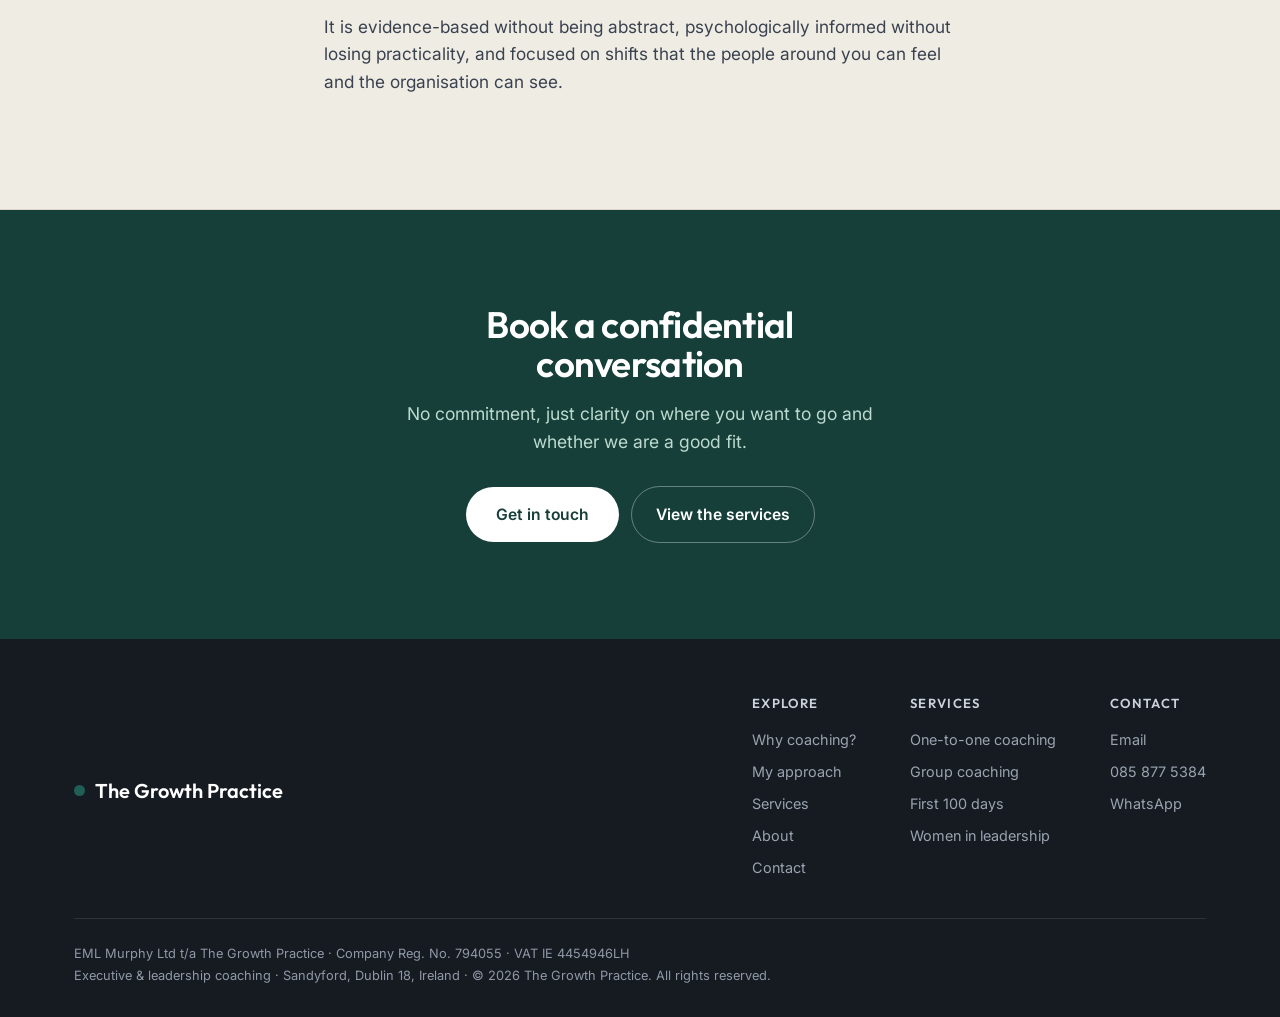
<file: my-approach.html>
<!DOCTYPE html>
<html lang="en">
<head>
<meta charset="UTF-8" />
<meta name="viewport" content="width=device-width, initial-scale=1.0" />
<title>My Approach | The Growth Practice, Dublin</title>
<meta name="description" content="How I coach: I help leaders develop self-awareness, relational skill, and resilience under pressure. Evidence-based, commercially grounded coaching anchored in your live leadership challenges." />
<link rel="canonical" href="https://thegrowthpractice.ie/my-approach" />
<meta name="robots" content="index,follow" />
<meta name="theme-color" content="#1f5f55" />
<link rel="icon" href="/favicon.svg" type="image/svg+xml" />
<link rel="icon" href="/favicon-32.png" sizes="32x32" type="image/png" />
<link rel="apple-touch-icon" href="/apple-touch-icon.png" />
<meta property="og:site_name" content="The Growth Practice" />
<meta property="og:title" content="My Approach | The Growth Practice" />
<meta property="og:description" content="I help leaders develop self-awareness, relational skill, and resilience under pressure. Evidence-based, commercially grounded coaching." />
<meta property="og:type" content="article" />
<meta property="og:url" content="https://thegrowthpractice.ie/my-approach" />
<meta property="og:locale" content="en_IE" />
<meta property="og:image" content="https://thegrowthpractice.ie/images/eavann-murphy-portrait.jpg" />
<meta name="twitter:card" content="summary_large_image" />

<link rel="preconnect" href="https://fonts.googleapis.com" />
<link rel="preconnect" href="https://fonts.gstatic.com" crossorigin />
<link rel="preload" as="style" href="https://fonts.googleapis.com/css2?family=Outfit:wght@400;500;600;700&family=Inter:wght@400;500&display=swap" />
<link rel="stylesheet" href="https://fonts.googleapis.com/css2?family=Outfit:wght@400;500;600;700&family=Inter:wght@400;500&display=swap" media="print" onload="this.media='all'" />
<noscript><link rel="stylesheet" href="https://fonts.googleapis.com/css2?family=Outfit:wght@400;500;600;700&family=Inter:wght@400;500&display=swap" /></noscript>
<link rel="stylesheet" href="/styles.css" />

<script type="application/ld+json">
{
  "@context":"https://schema.org",
  "@type":"BreadcrumbList",
  "itemListElement":[
    {"@type":"ListItem","position":1,"name":"Home","item":"https://thegrowthpractice.ie/"},
    {"@type":"ListItem","position":2,"name":"My approach","item":"https://thegrowthpractice.ie/my-approach"}
  ]
}
</script>
</head>
<body>

<header id="top">
  <div class="wrap nav">
    <a href="/" class="brand"><span class="dot"></span>The Growth Practice</a>
    <nav class="navlinks" aria-label="Primary">
      <div class="has-drop">
        <a href="/why-coaching" aria-current="page">Approach</a>
        <div class="drop" role="menu">
          <a href="/why-coaching">Why coaching?<span>What got you here, and future-proofing your career</span></a>
          <a href="/my-approach">My approach<span>What I help leaders develop, and how I work</span></a>
        </div>
      </div>
      <div class="has-drop">
        <a href="/services">Services</a>
        <div class="drop" role="menu">
          <a href="/services/one-to-one-executive-coaching">One-to-one executive coaching<span>Critical deliverables, complexity, stretch roles</span></a>
          <a href="/services/group-coaching">Group coaching<span>Small-group coaching for senior cohorts</span></a>
          <a href="/services/first-100-days-coaching">First 100 days coaching<span>New-to-role leaders, the critical first six months</span></a>
          <a href="/services/coaching-for-women-in-leadership">Coaching for women in leadership<span>Identity, authority, visibility, confidence</span></a>
          <a href="/services/at-a-crossroads">At a crossroads?<span>Decide what is next, and move decisively</span></a>
          <a href="/services/sos-on-call-session">SOS 'On Call' session<span>Short-notice support before a critical moment</span></a>
        </div>
      </div>
      <a href="/about">About</a>
      <a href="/contact" class="nav-cta">Book a Conversation</a>
    </nav>
    <button class="burger" id="burger" aria-label="Menu" aria-expanded="false"><span></span><span></span><span></span></button>
  </div>
  <div class="mobilemenu" id="mobilemenu">
    <a href="/why-coaching">Why coaching?</a>
    <a href="/my-approach">My approach</a>
    <a href="/services">Services</a>
    <a href="/services/one-to-one-executive-coaching" class="sub">— One-to-one coaching</a>
    <a href="/services/group-coaching" class="sub">— Group coaching</a>
    <a href="/services/first-100-days-coaching" class="sub">— First 100 days</a>
    <a href="/services/coaching-for-women-in-leadership" class="sub">— Women in leadership</a>
    <a href="/services/at-a-crossroads" class="sub">— At a crossroads?</a>
    <a href="/services/sos-on-call-session" class="sub">— SOS 'On Call'</a>
    <a href="/about">About</a>
    <a href="/contact">Book a Conversation</a>
  </div>
</header>

<!-- PAGE HERO -->
<section class="page-hero">
  <div class="wrap">
    <nav class="breadcrumb" aria-label="Breadcrumb"><a href="/">Home</a><span>›</span> My approach</nav>
    <p class="eyebrow reveal">The Approach</p>
    <h1 class="reveal">My approach</h1>
    <p class="lead reveal">Development in real time, focused on your live leadership challenges rather than abstract theory.</p>
    <a href="#develop" class="scroll-cue reveal" aria-label="Scroll down">
      <span>Read on</span>
      <svg class="chev" viewBox="0 0 24 24"><path d="M6 9l6 6 6-6"/></svg>
    </a>
  </div>
</section>

<!-- WHAT I HELP LEADERS DEVELOP -->
<section id="develop" style="padding-top:30px">
  <div class="wrap">
    <div class="sec-head reveal">
      <h2>What I help leaders develop</h2>
      <p>Three capabilities that compound as scope and stakes grow, developed in real time against live leadership challenges rather than abstract theory.</p>
    </div>
    <div class="dev-grid">
      <div class="dev-card reveal">
        <div class="pic"><svg viewBox="0 0 24 24"><circle cx="12" cy="12" r="3"/><path d="M2 12s3.5-7 10-7 10 7 10 7-3.5 7-10 7-10-7-10-7z"/></svg></div>
        <h3>Self-awareness</h3>
        <p>Understanding your patterns, triggers, strengths, and impact on others, so you can see yourself more clearly and choose how you show up, rather than reacting on autopilot.</p>
      </div>
      <div class="dev-card reveal">
        <div class="pic"><svg viewBox="0 0 24 24"><path d="M17 21v-2a4 4 0 0 0-4-4H5a4 4 0 0 0-4 4v2"/><circle cx="9" cy="7" r="4"/><path d="M23 21v-2a4 4 0 0 0-3-3.87"/><path d="M16 3.13a4 4 0 0 1 0 7.75"/></svg></div>
        <h3>Relational skill</h3>
        <p>Building trust, working with tension, and leading difficult conversations with clarity, so you can align people, influence effectively, and get work done through others.</p>
      </div>
      <div class="dev-card reveal">
        <div class="pic"><svg viewBox="0 0 24 24"><path d="M12 22s8-4 8-10V5l-8-3-8 3v7c0 6 8 10 8 10z"/></svg></div>
        <h3>Resilience under pressure</h3>
        <p>Staying grounded, thinking clearly, and sustaining performance when the stakes are high, so you can lead when the going gets tough without losing your edge.</p>
      </div>
    </div>
  </div>
</section>

<!-- HOW I WORK -->
<section style="background:var(--paper-2);border-top:1px solid var(--line);border-bottom:1px solid var(--line)">
  <div class="wrap prose reveal">
    <h2>How I work</h2>
    <p>I coach leaders at all levels who want to lead with greater clarity, stronger relationships, and more impact. Our work is practical and rooted in the realities of leadership: complex decisions, organisational dynamics, performance pressure, and the challenge of getting work done through others.</p>
    <p>Sessions are anchored in what is happening now, a live issue, a key relationship, a decision under pressure, or a repeating leadership pattern. The aim is not insight for its own sake, but meaningful change in how you lead, relate, and deliver results.</p>
    <h3>Evidence-based, commercially grounded</h3>
    <p>My coaching integrates established psychological approaches with the lived experience of holding accountability in complex, high-pressure roles. That means the work is both developmentally robust and commercially relevant.</p>
    <p>It is evidence-based without being abstract, psychologically informed without losing practicality, and focused on shifts that the people around you can feel and the organisation can see.</p>
  </div>
</section>

<!-- CTA -->
<section class="cta-band">
  <div class="wrap">
    <h2 class="reveal">Book a confidential conversation</h2>
    <p class="reveal">No commitment, just clarity on where you want to go and whether we are a good fit.</p>
    <div class="reveal"><a href="/contact" class="btn-primary">Get in touch</a> &nbsp; <a href="/services" class="btn-ghost" style="border-color:rgba(255,255,255,.35);color:#fff">View the services</a></div>
  </div>
</section>

<!-- FOOTER -->
<footer>
  <div class="wrap">
    <div class="foot-top">
      <div class="foot-brand"><span class="dot"></span>The Growth Practice</div>
      <div class="foot-cols">
        <div class="foot-col">
          <p class="foot-h">Explore</p>
          <a href="/why-coaching">Why coaching?</a>
          <a href="/my-approach">My approach</a>
          <a href="/services">Services</a>
          <a href="/about">About</a>
          <a href="/contact">Contact</a>
        </div>
        <div class="foot-col">
          <p class="foot-h">Services</p>
          <a href="/services/one-to-one-executive-coaching">One-to-one coaching</a>
          <a href="/services/group-coaching">Group coaching</a>
          <a href="/services/first-100-days-coaching">First 100 days</a>
          <a href="/services/coaching-for-women-in-leadership">Women in leadership</a>
        </div>
        <div class="foot-col">
          <p class="foot-h">Contact</p>
          <a href="mailto:eavann@thegrowthpractice.ie">Email</a>
          <a href="tel:+353858775384">085 877 5384</a>
          <a href="https://wa.me/353858775384">WhatsApp</a>
        </div>
      </div>
    </div>
    <div class="foot-legal">
      EML Murphy Ltd t/a The Growth Practice · Company Reg. No. 794055 · VAT IE 4454946LH<br/>
      Executive &amp; leadership coaching · Sandyford, Dublin 18, Ireland · © <span id="yr"></span> The Growth Practice. All rights reserved.
    </div>
  </div>
</footer>

<a href="https://wa.me/353858775384" class="wa-float" aria-label="WhatsApp">
  <svg viewBox="0 0 24 24"><path d="M.057 24l1.687-6.163a11.867 11.867 0 0 1-1.587-5.946C.16 5.335 5.495 0 12.05 0a11.82 11.82 0 0 1 8.413 3.488 11.82 11.82 0 0 1 3.48 8.414c-.003 6.557-5.338 11.892-11.893 11.892a11.9 11.9 0 0 1-5.688-1.448L.057 24zm6.597-3.807c1.676.995 3.276 1.591 5.392 1.592 5.448 0 9.886-4.434 9.889-9.885.002-5.462-4.415-9.89-9.881-9.892-5.452 0-9.887 4.434-9.889 9.884a9.86 9.86 0 0 0 1.51 5.26l-.999 3.648 3.978-1.042zm11.387-5.464c-.074-.124-.272-.198-.57-.347-.297-.149-1.758-.868-2.031-.967-.272-.099-.47-.149-.669.149-.198.297-.768.967-.941 1.165-.173.198-.347.223-.644.074-.297-.149-1.255-.462-2.39-1.475-.883-.788-1.48-1.761-1.653-2.059-.173-.297-.018-.458.13-.606.134-.133.297-.347.446-.521.151-.172.2-.296.3-.495.099-.198.05-.372-.025-.521-.075-.148-.669-1.611-.916-2.206-.242-.579-.487-.501-.669-.51l-.57-.01c-.198 0-.52.074-.792.372s-1.04 1.016-1.04 2.479 1.065 2.876 1.213 3.074c.149.198 2.095 3.2 5.076 4.487.71.306 1.263.489 1.694.626.712.226 1.36.194 1.872.118.571-.085 1.758-.719 2.006-1.413.248-.695.248-1.29.173-1.414z"/></svg>
</a>

<script>
  const yr=document.getElementById('yr');if(yr)yr.textContent=new Date().getFullYear();
  const header=document.getElementById('top');
  addEventListener('scroll',()=>{header.classList.toggle('scrolled',scrollY>10)});
  const burger=document.getElementById('burger'),mm=document.getElementById('mobilemenu');
  burger.addEventListener('click',()=>{const o=mm.style.display==='flex';mm.style.display=o?'none':'flex';burger.setAttribute('aria-expanded',String(!o))});
  mm.querySelectorAll('a').forEach(a=>a.addEventListener('click',()=>{mm.style.display='none';burger.setAttribute('aria-expanded','false')}));
  const io=new IntersectionObserver((es)=>es.forEach(e=>{if(e.isIntersecting){e.target.classList.add('in');io.unobserve(e.target)}}),{threshold:.15});
  document.querySelectorAll('.reveal').forEach(el=>io.observe(el));
</script>
</body>
</html>
</file>
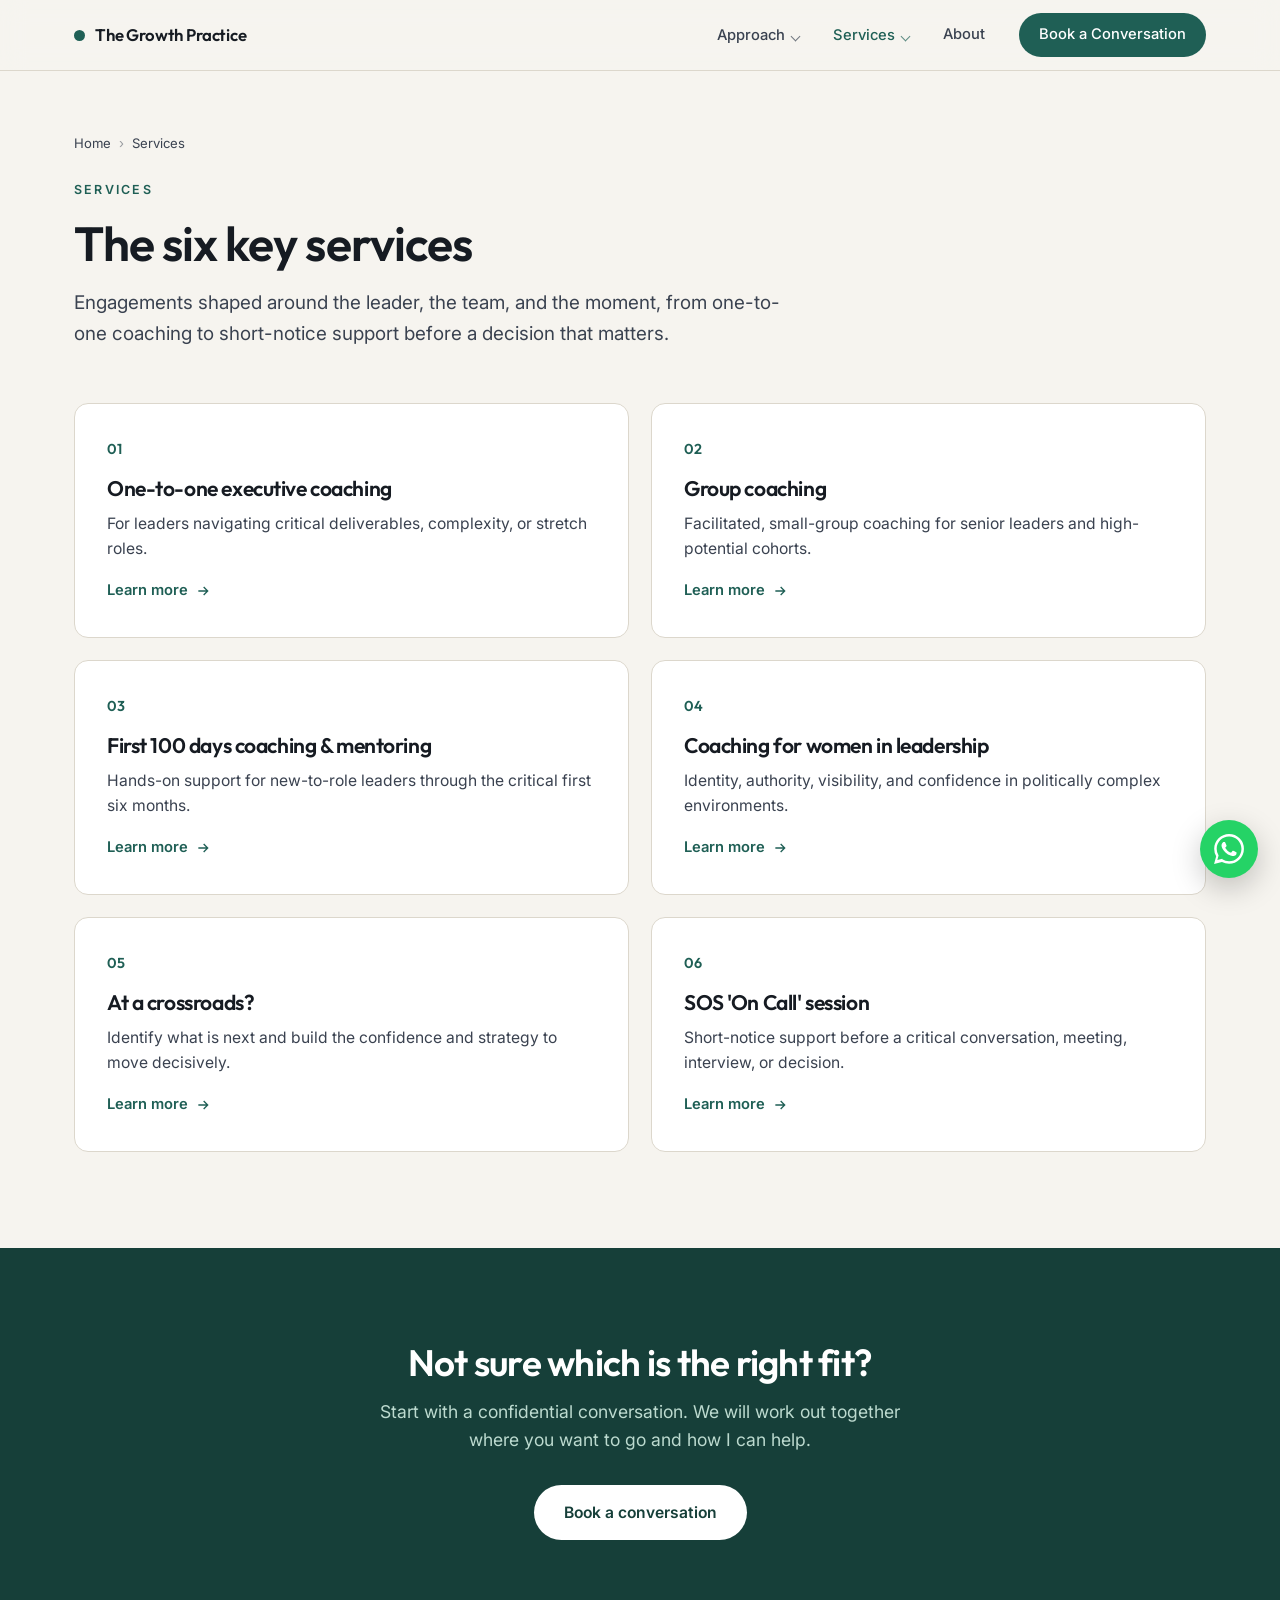
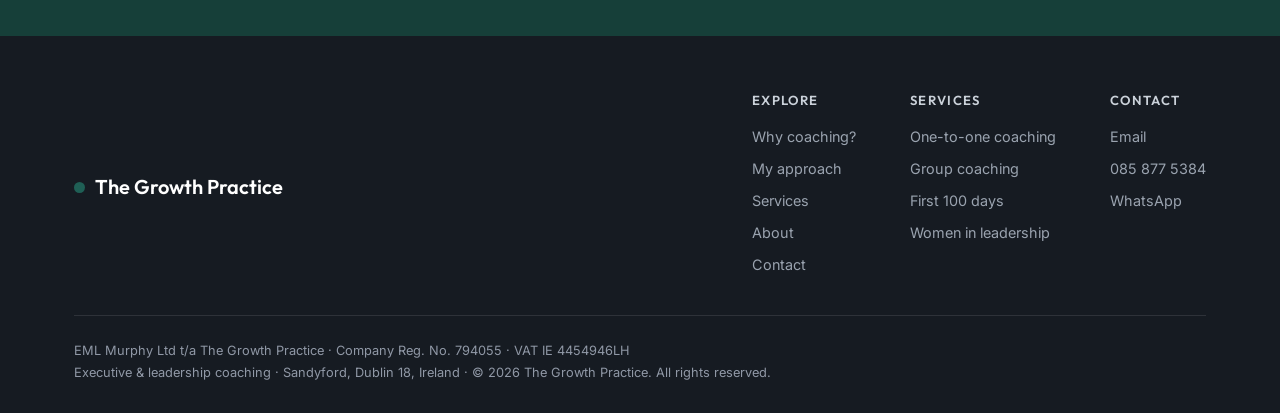
<file: services.html>
<!DOCTYPE html>
<html lang="en">
<head>
<meta charset="UTF-8" />
<meta name="viewport" content="width=device-width, initial-scale=1.0" />
<title>Executive Coaching Services Dublin | The Growth Practice</title>
<meta name="description" content="The six key coaching services at The Growth Practice: one-to-one executive coaching, group coaching, first 100 days, coaching for women in leadership, crossroads coaching, and SOS on-call sessions." />
<link rel="canonical" href="https://thegrowthpractice.ie/services" />
<meta name="robots" content="index,follow" />
<meta name="theme-color" content="#1f5f55" />
<link rel="icon" href="/favicon.svg" type="image/svg+xml" />
<link rel="icon" href="/favicon-32.png" sizes="32x32" type="image/png" />
<link rel="apple-touch-icon" href="/apple-touch-icon.png" />
<meta property="og:site_name" content="The Growth Practice" />
<meta property="og:title" content="Executive Coaching Services Dublin | The Growth Practice" />
<meta property="og:description" content="The six key coaching services at The Growth Practice: one-to-one executive coaching, group coaching, first 100 days, coaching for women in leadership, crossroads coaching, and SOS on-call sessions." />
<meta property="og:type" content="website" />
<meta property="og:url" content="https://thegrowthpractice.ie/services" />
<meta property="og:locale" content="en_IE" />
<meta property="og:image" content="https://thegrowthpractice.ie/images/eavann-murphy-portrait.jpg" />
<meta name="twitter:card" content="summary_large_image" />
<link rel="preconnect" href="https://fonts.googleapis.com" />
<link rel="preconnect" href="https://fonts.gstatic.com" crossorigin />
<link rel="preload" as="style" href="https://fonts.googleapis.com/css2?family=Outfit:wght@400;500;600;700&family=Inter:wght@400;500&display=swap" />
<link rel="stylesheet" href="https://fonts.googleapis.com/css2?family=Outfit:wght@400;500;600;700&family=Inter:wght@400;500&display=swap" media="print" onload="this.media='all'" />
<noscript><link rel="stylesheet" href="https://fonts.googleapis.com/css2?family=Outfit:wght@400;500;600;700&family=Inter:wght@400;500&display=swap" /></noscript>
<link rel="stylesheet" href="/styles.css" />
<script type="application/ld+json">
{
  "@context":"https://schema.org",
  "@type":"BreadcrumbList",
  "itemListElement":[
    {"@type":"ListItem","position":1,"name":"Home","item":"https://thegrowthpractice.ie/"},
    {"@type":"ListItem","position":2,"name":"Services","item":"https://thegrowthpractice.ie/services"}
  ]
}
</script>
<script type="application/ld+json">
{
  "@context":"https://schema.org",
  "@type":"ItemList",
  "itemListElement":[
    {"@type":"ListItem","position":1,"name":"One-to-one executive coaching","url":"https://thegrowthpractice.ie/services/one-to-one-executive-coaching"},
    {"@type":"ListItem","position":2,"name":"Group coaching","url":"https://thegrowthpractice.ie/services/group-coaching"},
    {"@type":"ListItem","position":3,"name":"First 100 days coaching & mentoring","url":"https://thegrowthpractice.ie/services/first-100-days-coaching"},
    {"@type":"ListItem","position":4,"name":"Coaching for women in leadership","url":"https://thegrowthpractice.ie/services/coaching-for-women-in-leadership"},
    {"@type":"ListItem","position":5,"name":"At a crossroads?","url":"https://thegrowthpractice.ie/services/at-a-crossroads"},
    {"@type":"ListItem","position":6,"name":"SOS 'On Call' session","url":"https://thegrowthpractice.ie/services/sos-on-call-session"}
  ]
}
</script>
</head>
<body>
<header id="top">
  <div class="wrap nav">
    <a href="/" class="brand"><span class="dot"></span>The Growth Practice</a>
    <nav class="navlinks" aria-label="Primary">
      <div class="has-drop">
        <a href="/why-coaching">Approach</a>
        <div class="drop" role="menu">
          <a href="/why-coaching">Why coaching?<span>What got you here, and future-proofing your career</span></a>
          <a href="/my-approach">My approach<span>What I help leaders develop, and how I work</span></a>
        </div>
      </div>
      <div class="has-drop">
        <a href="/services" aria-current="page">Services</a>
        <div class="drop" role="menu">
          <a href="/services/one-to-one-executive-coaching">One-to-one executive coaching<span>Critical deliverables, complexity, stretch roles</span></a>
          <a href="/services/group-coaching">Group coaching<span>Small-group coaching for senior cohorts</span></a>
          <a href="/services/first-100-days-coaching">First 100 days coaching<span>New-to-role leaders, the critical first six months</span></a>
          <a href="/services/coaching-for-women-in-leadership">Coaching for women in leadership<span>Identity, authority, visibility, confidence</span></a>
          <a href="/services/at-a-crossroads">At a crossroads?<span>Decide what is next, and move decisively</span></a>
          <a href="/services/sos-on-call-session">SOS 'On Call' session<span>Short-notice support before a critical moment</span></a>
        </div>
      </div>
      <a href="/about">About</a>
      <a href="/contact" class="nav-cta">Book a Conversation</a>
    </nav>
    <button class="burger" id="burger" aria-label="Menu" aria-expanded="false"><span></span><span></span><span></span></button>
  </div>
  <div class="mobilemenu" id="mobilemenu">
    <a href="/why-coaching">Why coaching?</a>
    <a href="/my-approach">My approach</a>
    <a href="/services">Services</a>
    <a href="/services/one-to-one-executive-coaching" class="sub">&mdash; One-to-one coaching</a>
    <a href="/services/group-coaching" class="sub">&mdash; Group coaching</a>
    <a href="/services/first-100-days-coaching" class="sub">&mdash; First 100 days</a>
    <a href="/services/coaching-for-women-in-leadership" class="sub">&mdash; Women in leadership</a>
    <a href="/services/at-a-crossroads" class="sub">&mdash; At a crossroads?</a>
    <a href="/services/sos-on-call-session" class="sub">&mdash; SOS 'On Call'</a>
    <a href="/about">About</a>
    <a href="/contact">Book a Conversation</a>
  </div>
</header>

<section class="page-hero">
  <div class="wrap">
    <nav class="breadcrumb" aria-label="Breadcrumb"><a href="/">Home</a><span>&rsaquo;</span> Services</nav>
    <p class="eyebrow reveal">Services</p>
    <h1 class="reveal">The six key services</h1>
    <p class="lead reveal">Engagements shaped around the leader, the team, and the moment, from one-to-one coaching to short-notice support before a decision that matters.</p>
  </div>
</section>

<section style="padding-top:24px">
  <div class="wrap">
    <h2 class="sr-only">Coaching services</h2>
    <div class="svc-grid">
      <a class="svc reveal" href="/services/one-to-one-executive-coaching">
        <div class="svc-num">01</div>
        <h3>One-to-one executive coaching</h3>
        <p>For leaders navigating critical deliverables, complexity, or stretch roles.</p>
        <span class="more">Learn more <svg viewBox="0 0 24 24"><path d="M5 12h14M13 6l6 6-6 6"/></svg></span>
      </a>
      <a class="svc reveal" href="/services/group-coaching">
        <div class="svc-num">02</div>
        <h3>Group coaching</h3>
        <p>Facilitated, small-group coaching for senior leaders and high-potential cohorts.</p>
        <span class="more">Learn more <svg viewBox="0 0 24 24"><path d="M5 12h14M13 6l6 6-6 6"/></svg></span>
      </a>
      <a class="svc reveal" href="/services/first-100-days-coaching">
        <div class="svc-num">03</div>
        <h3>First 100 days coaching &amp; mentoring</h3>
        <p>Hands-on support for new-to-role leaders through the critical first six months.</p>
        <span class="more">Learn more <svg viewBox="0 0 24 24"><path d="M5 12h14M13 6l6 6-6 6"/></svg></span>
      </a>
      <a class="svc reveal" href="/services/coaching-for-women-in-leadership">
        <div class="svc-num">04</div>
        <h3>Coaching for women in leadership</h3>
        <p>Identity, authority, visibility, and confidence in politically complex environments.</p>
        <span class="more">Learn more <svg viewBox="0 0 24 24"><path d="M5 12h14M13 6l6 6-6 6"/></svg></span>
      </a>
      <a class="svc reveal" href="/services/at-a-crossroads">
        <div class="svc-num">05</div>
        <h3>At a crossroads?</h3>
        <p>Identify what is next and build the confidence and strategy to move decisively.</p>
        <span class="more">Learn more <svg viewBox="0 0 24 24"><path d="M5 12h14M13 6l6 6-6 6"/></svg></span>
      </a>
      <a class="svc reveal" href="/services/sos-on-call-session">
        <div class="svc-num">06</div>
        <h3>SOS &#x27;On Call&#x27; session</h3>
        <p>Short-notice support before a critical conversation, meeting, interview, or decision.</p>
        <span class="more">Learn more <svg viewBox="0 0 24 24"><path d="M5 12h14M13 6l6 6-6 6"/></svg></span>
      </a>
    </div>
  </div>
</section>

<section class="cta-band">
  <div class="wrap">
    <h2 class="reveal">Not sure which is the right fit?</h2>
    <p class="reveal">Start with a confidential conversation. We will work out together where you want to go and how I can help.</p>
    <div class="reveal"><a href="/contact" class="btn-primary">Book a conversation</a></div>
  </div>
</section>

<footer>
  <div class="wrap">
    <div class="foot-top">
      <div class="foot-brand"><span class="dot"></span>The Growth Practice</div>
      <div class="foot-cols">
        <div class="foot-col">
          <p class="foot-h">Explore</p>
          <a href="/why-coaching">Why coaching?</a>
          <a href="/my-approach">My approach</a>
          <a href="/services">Services</a>
          <a href="/about">About</a>
          <a href="/contact">Contact</a>
        </div>
        <div class="foot-col">
          <p class="foot-h">Services</p>
          <a href="/services/one-to-one-executive-coaching">One-to-one coaching</a>
          <a href="/services/group-coaching">Group coaching</a>
          <a href="/services/first-100-days-coaching">First 100 days</a>
          <a href="/services/coaching-for-women-in-leadership">Women in leadership</a>
        </div>
        <div class="foot-col">
          <p class="foot-h">Contact</p>
          <a href="mailto:eavann@thegrowthpractice.ie">Email</a>
          <a href="tel:+353858775384">085 877 5384</a>
          <a href="https://wa.me/353858775384">WhatsApp</a>
        </div>
      </div>
    </div>
    <div class="foot-legal">
      EML Murphy Ltd t/a The Growth Practice &middot; Company Reg. No. 794055 &middot; VAT IE 4454946LH<br/>
      Executive &amp; leadership coaching &middot; Sandyford, Dublin 18, Ireland &middot; &copy; <span id="yr"></span> The Growth Practice. All rights reserved.
    </div>
  </div>
</footer>

<a href="https://wa.me/353858775384" class="wa-float" aria-label="WhatsApp">
  <svg viewBox="0 0 24 24"><path d="M.057 24l1.687-6.163a11.867 11.867 0 0 1-1.587-5.946C.16 5.335 5.495 0 12.05 0a11.82 11.82 0 0 1 8.413 3.488 11.82 11.82 0 0 1 3.48 8.414c-.003 6.557-5.338 11.892-11.893 11.892a11.9 11.9 0 0 1-5.688-1.448L.057 24zm6.597-3.807c1.676.995 3.276 1.591 5.392 1.592 5.448 0 9.886-4.434 9.889-9.885.002-5.462-4.415-9.89-9.881-9.892-5.452 0-9.887 4.434-9.889 9.884a9.86 9.86 0 0 0 1.51 5.26l-.999 3.648 3.978-1.042zm11.387-5.464c-.074-.124-.272-.198-.57-.347-.297-.149-1.758-.868-2.031-.967-.272-.099-.47-.149-.669.149-.198.297-.768.967-.941 1.165-.173.198-.347.223-.644.074-.297-.149-1.255-.462-2.39-1.475-.883-.788-1.48-1.761-1.653-2.059-.173-.297-.018-.458.13-.606.134-.133.297-.347.446-.521.151-.172.2-.296.3-.495.099-.198.05-.372-.025-.521-.075-.148-.669-1.611-.916-2.206-.242-.579-.487-.501-.669-.51l-.57-.01c-.198 0-.52.074-.792.372s-1.04 1.016-1.04 2.479 1.065 2.876 1.213 3.074c.149.198 2.095 3.2 5.076 4.487.71.306 1.263.489 1.694.626.712.226 1.36.194 1.872.118.571-.085 1.758-.719 2.006-1.413.248-.695.248-1.29.173-1.414z"/></svg>
</a>

<script>
  const yr=document.getElementById('yr');if(yr)yr.textContent=new Date().getFullYear();
  const header=document.getElementById('top');
  addEventListener('scroll',()=>{header.classList.toggle('scrolled',scrollY>10)});
  const burger=document.getElementById('burger'),mm=document.getElementById('mobilemenu');
  burger.addEventListener('click',()=>{const o=mm.style.display==='flex';mm.style.display=o?'none':'flex';burger.setAttribute('aria-expanded',String(!o))});
  mm.querySelectorAll('a').forEach(a=>a.addEventListener('click',()=>{mm.style.display='none';burger.setAttribute('aria-expanded','false')}));
  const io=new IntersectionObserver((es)=>es.forEach(e=>{if(e.isIntersecting){e.target.classList.add('in');io.unobserve(e.target)}}),{threshold:.15});
  document.querySelectorAll('.reveal').forEach(el=>io.observe(el));
</script>
</body>
</html>
</file>
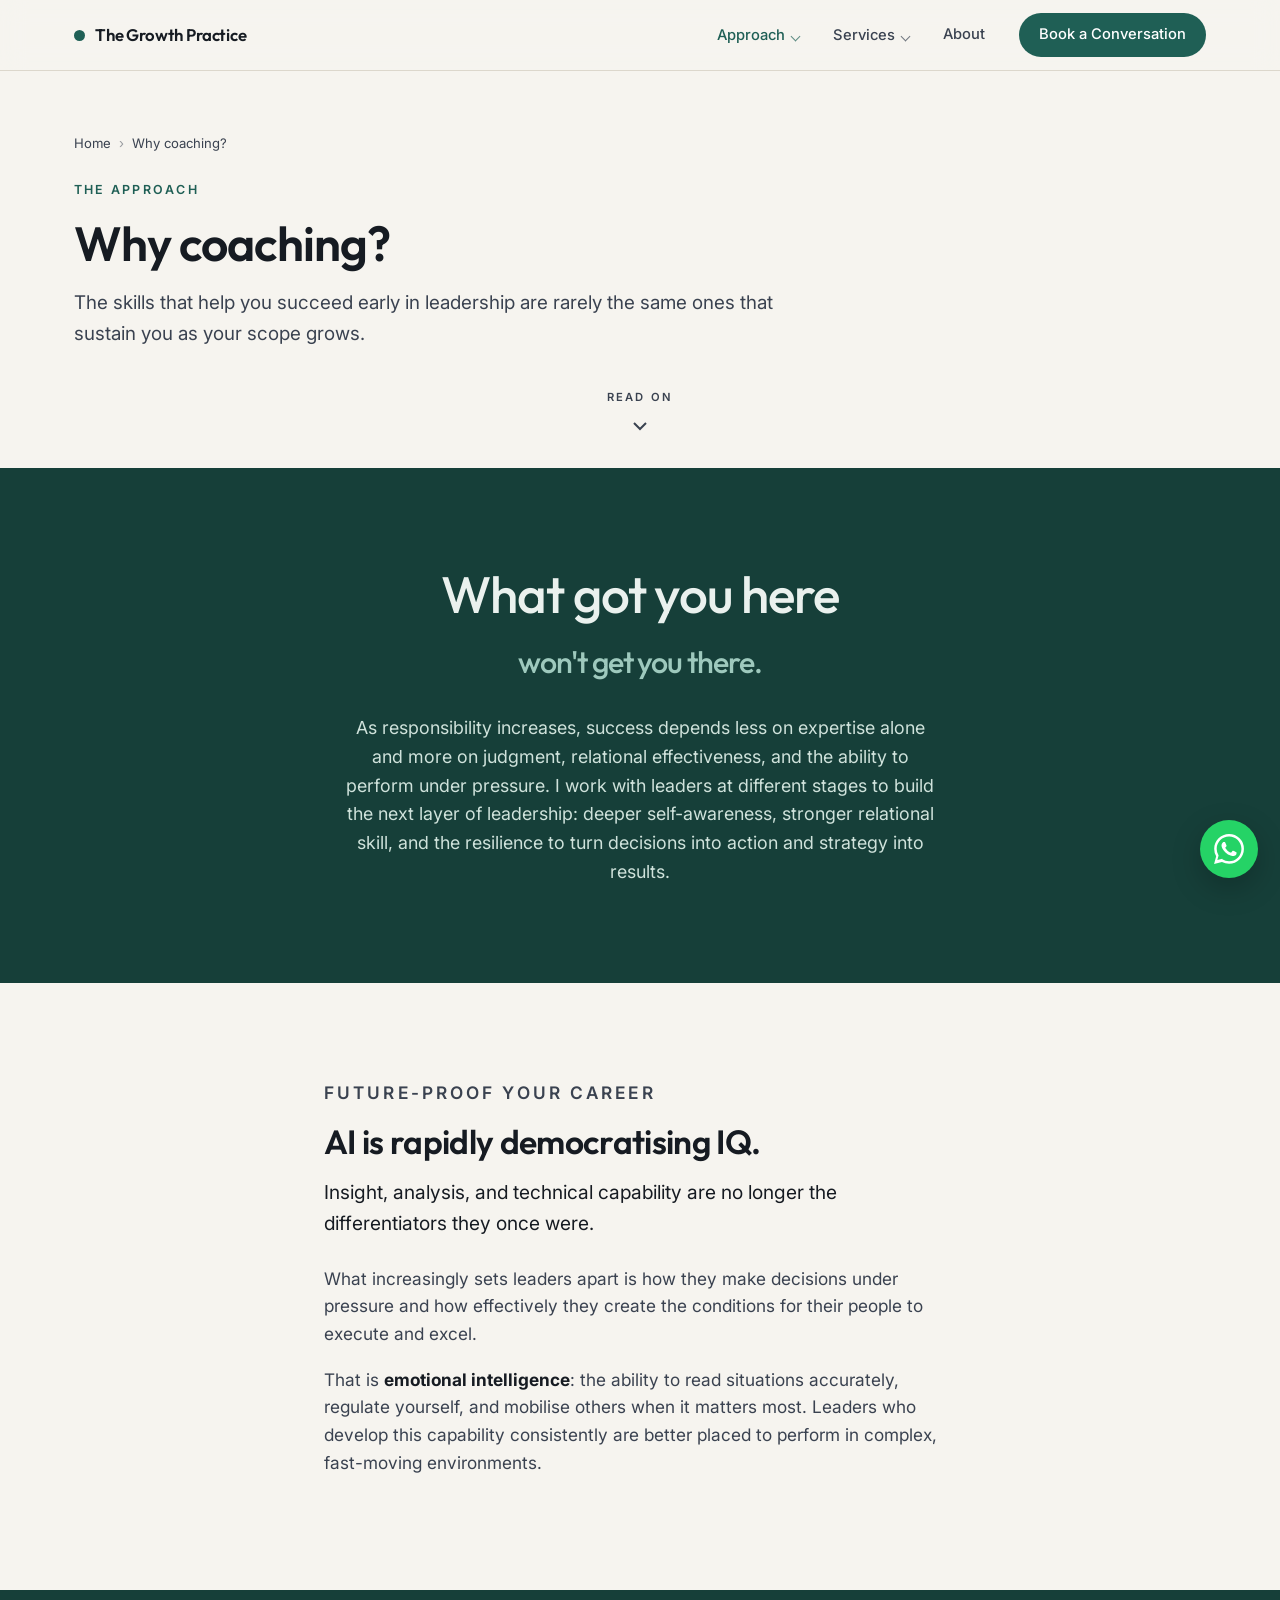
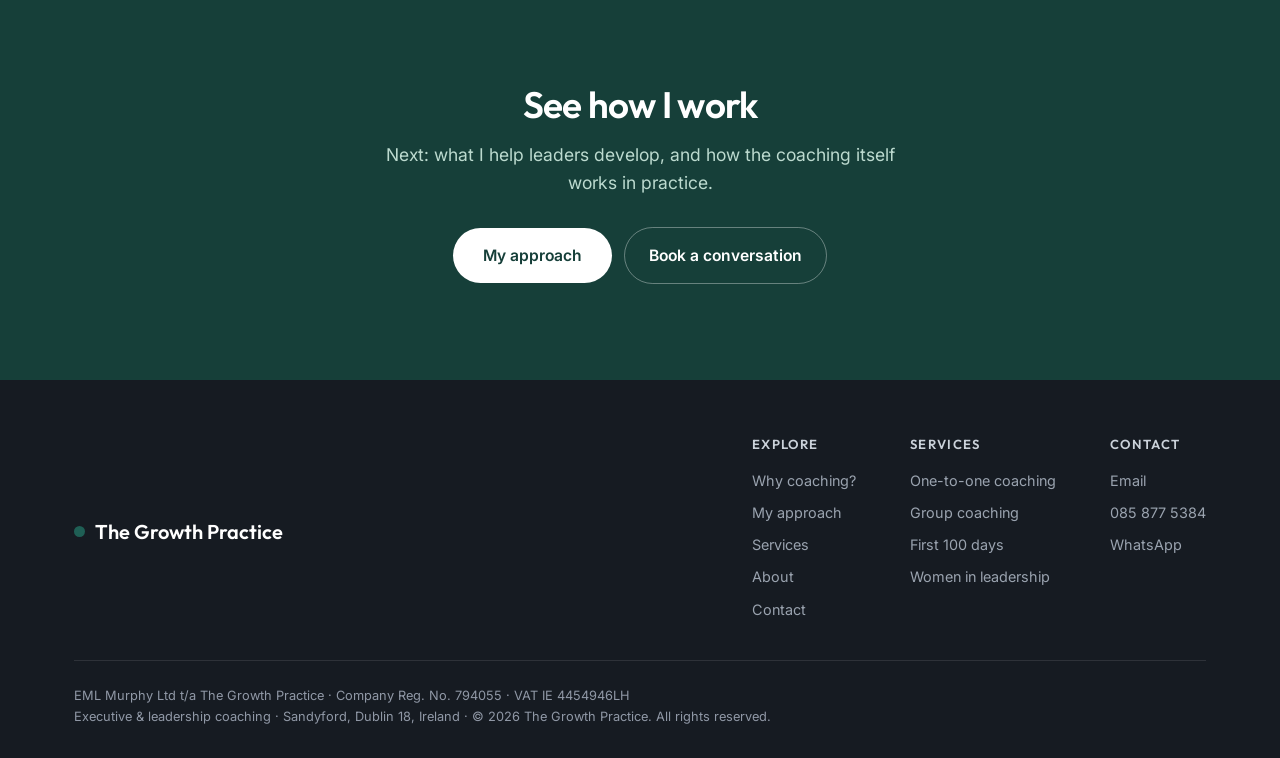
<file: why-coaching.html>
<!DOCTYPE html>
<html lang="en">
<head>
<meta charset="UTF-8" />
<meta name="viewport" content="width=device-width, initial-scale=1.0" />
<title>Why Coaching? | The Growth Practice, Dublin</title>
<meta name="description" content="What got you here won't get you there. Why executive coaching matters now: future-proof your career by developing the emotional intelligence that sets leaders apart as AI democratises IQ." />
<link rel="canonical" href="https://thegrowthpractice.ie/why-coaching" />
<meta name="robots" content="index,follow" />
<meta name="theme-color" content="#1f5f55" />
<link rel="icon" href="/favicon.svg" type="image/svg+xml" />
<link rel="icon" href="/favicon-32.png" sizes="32x32" type="image/png" />
<link rel="apple-touch-icon" href="/apple-touch-icon.png" />
<meta property="og:site_name" content="The Growth Practice" />
<meta property="og:title" content="Why Coaching? | The Growth Practice" />
<meta property="og:description" content="What got you here won't get you there. Future-proof your career by developing the emotional intelligence that sets leaders apart." />
<meta property="og:type" content="article" />
<meta property="og:url" content="https://thegrowthpractice.ie/why-coaching" />
<meta property="og:locale" content="en_IE" />
<meta property="og:image" content="https://thegrowthpractice.ie/images/eavann-murphy-portrait.jpg" />
<meta name="twitter:card" content="summary_large_image" />

<link rel="preconnect" href="https://fonts.googleapis.com" />
<link rel="preconnect" href="https://fonts.gstatic.com" crossorigin />
<link rel="preload" as="style" href="https://fonts.googleapis.com/css2?family=Outfit:wght@400;500;600;700&family=Inter:wght@400;500&display=swap" />
<link rel="stylesheet" href="https://fonts.googleapis.com/css2?family=Outfit:wght@400;500;600;700&family=Inter:wght@400;500&display=swap" media="print" onload="this.media='all'" />
<noscript><link rel="stylesheet" href="https://fonts.googleapis.com/css2?family=Outfit:wght@400;500;600;700&family=Inter:wght@400;500&display=swap" /></noscript>
<link rel="stylesheet" href="/styles.css" />

<script type="application/ld+json">
{
  "@context":"https://schema.org",
  "@type":"BreadcrumbList",
  "itemListElement":[
    {"@type":"ListItem","position":1,"name":"Home","item":"https://thegrowthpractice.ie/"},
    {"@type":"ListItem","position":2,"name":"Why coaching?","item":"https://thegrowthpractice.ie/why-coaching"}
  ]
}
</script>
</head>
<body>

<header id="top">
  <div class="wrap nav">
    <a href="/" class="brand"><span class="dot"></span>The Growth Practice</a>
    <nav class="navlinks" aria-label="Primary">
      <div class="has-drop">
        <a href="/why-coaching" aria-current="page">Approach</a>
        <div class="drop" role="menu">
          <a href="/why-coaching">Why coaching?<span>What got you here, and future-proofing your career</span></a>
          <a href="/my-approach">My approach<span>What I help leaders develop, and how I work</span></a>
        </div>
      </div>
      <div class="has-drop">
        <a href="/services">Services</a>
        <div class="drop" role="menu">
          <a href="/services/one-to-one-executive-coaching">One-to-one executive coaching<span>Critical deliverables, complexity, stretch roles</span></a>
          <a href="/services/group-coaching">Group coaching<span>Small-group coaching for senior cohorts</span></a>
          <a href="/services/first-100-days-coaching">First 100 days coaching<span>New-to-role leaders, the critical first six months</span></a>
          <a href="/services/coaching-for-women-in-leadership">Coaching for women in leadership<span>Identity, authority, visibility, confidence</span></a>
          <a href="/services/at-a-crossroads">At a crossroads?<span>Decide what is next, and move decisively</span></a>
          <a href="/services/sos-on-call-session">SOS 'On Call' session<span>Short-notice support before a critical moment</span></a>
        </div>
      </div>
      <a href="/about">About</a>
      <a href="/contact" class="nav-cta">Book a Conversation</a>
    </nav>
    <button class="burger" id="burger" aria-label="Menu" aria-expanded="false"><span></span><span></span><span></span></button>
  </div>
  <div class="mobilemenu" id="mobilemenu">
    <a href="/why-coaching">Why coaching?</a>
    <a href="/my-approach">My approach</a>
    <a href="/services">Services</a>
    <a href="/services/one-to-one-executive-coaching" class="sub">— One-to-one coaching</a>
    <a href="/services/group-coaching" class="sub">— Group coaching</a>
    <a href="/services/first-100-days-coaching" class="sub">— First 100 days</a>
    <a href="/services/coaching-for-women-in-leadership" class="sub">— Women in leadership</a>
    <a href="/services/at-a-crossroads" class="sub">— At a crossroads?</a>
    <a href="/services/sos-on-call-session" class="sub">— SOS 'On Call'</a>
    <a href="/about">About</a>
    <a href="/contact">Book a Conversation</a>
  </div>
</header>

<!-- PAGE HERO -->
<section class="page-hero">
  <div class="wrap">
    <nav class="breadcrumb" aria-label="Breadcrumb"><a href="/">Home</a><span>›</span> Why coaching?</nav>
    <p class="eyebrow reveal">The Approach</p>
    <h1 class="reveal">Why coaching?</h1>
    <p class="lead reveal">The skills that help you succeed early in leadership are rarely the same ones that sustain you as your scope grows.</p>
    <a href="#what-got-you-here" class="scroll-cue reveal" aria-label="Scroll down">
      <span>Read on</span>
      <svg class="chev" viewBox="0 0 24 24"><path d="M6 9l6 6 6-6"/></svg>
    </a>
  </div>
</section>

<!-- WHAT GOT YOU HERE (varied font sizes) -->
<section class="philosophy" id="what-got-you-here">
  <div class="wrap" style="text-align:center">
    <blockquote class="reveal" style="max-width:none;margin:0 auto;font-size:3.2rem">What got you here<br/><span style="font-size:1.9rem;display:inline-block;margin-top:10px">won't get you there.</span></blockquote>
    <p class="reveal" style="color:#cfe2db;font-size:1.12rem;max-width:54ch;margin:30px auto 0">As responsibility increases, success depends less on expertise alone and more on judgment, relational effectiveness, and the ability to perform under pressure. I work with leaders at different stages to build the next layer of leadership: deeper self-awareness, stronger relational skill, and the resilience to turn decisions into action and strategy into results.</p>
  </div>
</section>

<!-- FUTURE PROOF YOUR CAREER -->
<section>
  <div class="wrap prose reveal">
    <p class="eyebrow">Future-proof your career</p>
    <h2>AI is rapidly democratising IQ.</h2>
    <p class="lead-p">Insight, analysis, and technical capability are no longer the differentiators they once were.</p>
    <p>What increasingly sets leaders apart is how they make decisions under pressure and how effectively they create the conditions for their people to execute and excel.</p>
    <p>That is <strong>emotional intelligence</strong>: the ability to read situations accurately, regulate yourself, and mobilise others when it matters most. Leaders who develop this capability consistently are better placed to perform in complex, fast-moving environments.</p>
  </div>
</section>

<!-- CTA -->
<section class="cta-band">
  <div class="wrap">
    <h2 class="reveal">See how I work</h2>
    <p class="reveal">Next: what I help leaders develop, and how the coaching itself works in practice.</p>
    <div class="reveal"><a href="/my-approach" class="btn-primary">My approach</a> &nbsp; <a href="/contact" class="btn-ghost" style="border-color:rgba(255,255,255,.35);color:#fff">Book a conversation</a></div>
  </div>
</section>

<!-- FOOTER -->
<footer>
  <div class="wrap">
    <div class="foot-top">
      <div class="foot-brand"><span class="dot"></span>The Growth Practice</div>
      <div class="foot-cols">
        <div class="foot-col">
          <p class="foot-h">Explore</p>
          <a href="/why-coaching">Why coaching?</a>
          <a href="/my-approach">My approach</a>
          <a href="/services">Services</a>
          <a href="/about">About</a>
          <a href="/contact">Contact</a>
        </div>
        <div class="foot-col">
          <p class="foot-h">Services</p>
          <a href="/services/one-to-one-executive-coaching">One-to-one coaching</a>
          <a href="/services/group-coaching">Group coaching</a>
          <a href="/services/first-100-days-coaching">First 100 days</a>
          <a href="/services/coaching-for-women-in-leadership">Women in leadership</a>
        </div>
        <div class="foot-col">
          <p class="foot-h">Contact</p>
          <a href="mailto:eavann@thegrowthpractice.ie">Email</a>
          <a href="tel:+353858775384">085 877 5384</a>
          <a href="https://wa.me/353858775384">WhatsApp</a>
        </div>
      </div>
    </div>
    <div class="foot-legal">
      EML Murphy Ltd t/a The Growth Practice · Company Reg. No. 794055 · VAT IE 4454946LH<br/>
      Executive &amp; leadership coaching · Sandyford, Dublin 18, Ireland · © <span id="yr"></span> The Growth Practice. All rights reserved.
    </div>
  </div>
</footer>

<a href="https://wa.me/353858775384" class="wa-float" aria-label="WhatsApp">
  <svg viewBox="0 0 24 24"><path d="M.057 24l1.687-6.163a11.867 11.867 0 0 1-1.587-5.946C.16 5.335 5.495 0 12.05 0a11.82 11.82 0 0 1 8.413 3.488 11.82 11.82 0 0 1 3.48 8.414c-.003 6.557-5.338 11.892-11.893 11.892a11.9 11.9 0 0 1-5.688-1.448L.057 24zm6.597-3.807c1.676.995 3.276 1.591 5.392 1.592 5.448 0 9.886-4.434 9.889-9.885.002-5.462-4.415-9.89-9.881-9.892-5.452 0-9.887 4.434-9.889 9.884a9.86 9.86 0 0 0 1.51 5.26l-.999 3.648 3.978-1.042zm11.387-5.464c-.074-.124-.272-.198-.57-.347-.297-.149-1.758-.868-2.031-.967-.272-.099-.47-.149-.669.149-.198.297-.768.967-.941 1.165-.173.198-.347.223-.644.074-.297-.149-1.255-.462-2.39-1.475-.883-.788-1.48-1.761-1.653-2.059-.173-.297-.018-.458.13-.606.134-.133.297-.347.446-.521.151-.172.2-.296.3-.495.099-.198.05-.372-.025-.521-.075-.148-.669-1.611-.916-2.206-.242-.579-.487-.501-.669-.51l-.57-.01c-.198 0-.52.074-.792.372s-1.04 1.016-1.04 2.479 1.065 2.876 1.213 3.074c.149.198 2.095 3.2 5.076 4.487.71.306 1.263.489 1.694.626.712.226 1.36.194 1.872.118.571-.085 1.758-.719 2.006-1.413.248-.695.248-1.29.173-1.414z"/></svg>
</a>

<script>
  const yr=document.getElementById('yr');if(yr)yr.textContent=new Date().getFullYear();
  const header=document.getElementById('top');
  addEventListener('scroll',()=>{header.classList.toggle('scrolled',scrollY>10)});
  const burger=document.getElementById('burger'),mm=document.getElementById('mobilemenu');
  burger.addEventListener('click',()=>{const o=mm.style.display==='flex';mm.style.display=o?'none':'flex';burger.setAttribute('aria-expanded',String(!o))});
  mm.querySelectorAll('a').forEach(a=>a.addEventListener('click',()=>{mm.style.display='none';burger.setAttribute('aria-expanded','false')}));
  const io=new IntersectionObserver((es)=>es.forEach(e=>{if(e.isIntersecting){e.target.classList.add('in');io.unobserve(e.target)}}),{threshold:.15});
  document.querySelectorAll('.reveal').forEach(el=>io.observe(el));
</script>
</body>
</html>
</file>
<file: styles.css>
/* ============================================================
   The Growth Practice — shared stylesheet
   Design system: evergreen accent, Outfit + Inter, paper ground
   ============================================================ */
:root{
  --ink:#161b22;
  --ink-soft:#3a4250;
  --paper:#f6f4ef;
  --paper-2:#efece4;
  --line:#dcd7cc;
  --accent:#1f5f55;      /* deep evergreen - locked single accent */
  --accent-deep:#163f39;
  --accent-soft:#e7efeb;
  --white:#ffffff;
  --r:14px;
  --maxw:1180px;
}
*{box-sizing:border-box;margin:0;padding:0}
html{scroll-behavior:smooth}
body{
  font-family:'Inter',system-ui,sans-serif;
  color:var(--ink);
  background:var(--paper);
  line-height:1.6;
  -webkit-font-smoothing:antialiased;
  overflow-x:hidden;
}
h1,h2,h3,h4,.display{font-family:'Outfit',sans-serif;letter-spacing:-0.02em;line-height:1.05;font-weight:600}
a{color:inherit;text-decoration:none}
img{display:block;max-width:100%}
.wrap{max-width:var(--maxw);margin:0 auto;padding:0 24px}
.accent{color:var(--accent)}

/* Reveal */
.reveal{opacity:0;transform:translateY(22px);transition:opacity .7s cubic-bezier(.16,1,.3,1),transform .7s cubic-bezier(.16,1,.3,1)}
.reveal.in{opacity:1;transform:none}
@media (prefers-reduced-motion:reduce){.reveal{opacity:1;transform:none;transition:none}}

/* NAV */
header{position:sticky;top:0;z-index:50;background:rgba(246,244,239,.82);backdrop-filter:blur(12px);border-bottom:1px solid var(--line)}
.nav{display:flex;align-items:center;justify-content:space-between;height:70px}
.brand{font-family:'Outfit';font-weight:600;font-size:1.05rem;letter-spacing:-0.01em;display:flex;align-items:center;gap:10px}
.brand .dot{width:11px;height:11px;border-radius:50%;background:var(--accent);flex:none}
.navlinks{display:flex;gap:34px;align-items:center}
.navlinks a{font-size:.92rem;color:var(--ink-soft);font-weight:500;transition:color .2s}
.navlinks a:hover,.navlinks a[aria-current="page"]{color:var(--accent)}
.nav-cta{background:var(--accent);color:var(--white)!important;padding:10px 20px;border-radius:999px;font-weight:500;font-size:.9rem;transition:transform .15s,background .2s}
.nav-cta:hover{background:var(--accent-deep)}
.nav-cta:active{transform:translateY(1px)}
/* dropdown */
.has-drop{position:relative}
.has-drop>a::after{content:"";display:inline-block;width:6px;height:6px;border-right:1.5px solid currentColor;border-bottom:1.5px solid currentColor;transform:rotate(45deg);margin-left:7px;vertical-align:middle;opacity:.7}
/* invisible hover bridge across the gap so the menu doesn't close mid-move */
.has-drop::after{content:"";position:absolute;top:100%;left:50%;transform:translateX(-50%);width:240px;max-width:90vw;height:18px}
.drop{position:absolute;top:calc(100% + 10px);left:50%;transform:translateX(-50%) translateY(8px);background:var(--white);border:1px solid var(--line);border-radius:var(--r);box-shadow:0 24px 50px rgba(22,63,57,.13);padding:10px;min-width:300px;opacity:0;visibility:hidden;transition:opacity .2s,transform .2s;z-index:60}
.has-drop:hover .drop,.has-drop:focus-within .drop{opacity:1;visibility:visible;transform:translateX(-50%) translateY(0)}
.drop a{display:block;padding:11px 14px;border-radius:10px;font-size:.9rem;color:var(--ink);font-weight:500;transition:background .15s,color .15s}
.drop a span{display:block;font-size:.78rem;color:var(--ink-soft);font-weight:400;margin-top:2px}
.drop a:hover{background:var(--accent-soft);color:var(--accent)}
.burger{display:none;background:none;border:none;cursor:pointer;flex-direction:column;gap:5px;padding:6px}
.burger span{width:24px;height:2px;background:var(--ink);display:block;transition:.3s}
.mobilemenu{display:none;flex-direction:column;gap:4px;padding:8px 24px 22px;border-bottom:1px solid var(--line);background:var(--paper)}
.mobilemenu a{padding:11px 0;color:var(--ink-soft);font-weight:500;border-bottom:1px solid var(--line)}
.mobilemenu a.sub{padding-left:16px;font-size:.9rem}
.mobilemenu a:last-child{border:none}

/* HERO */
.hero{padding:80px 0 70px;position:relative}
.hero-grid{display:grid;grid-template-columns:1.05fr .95fr;gap:60px;align-items:center}
.eyebrow{font-size:.78rem;text-transform:uppercase;letter-spacing:.18em;color:var(--accent);font-weight:600;margin-bottom:22px}
.hero h1{font-size:3.5rem;font-weight:600;margin-bottom:24px}
.hero h1 em{font-style:italic;font-weight:500}
.hero p.lead{font-size:1.18rem;color:var(--ink-soft);max-width:34ch;margin-bottom:34px}
.hero-ctas{display:flex;gap:14px;flex-wrap:wrap;align-items:center}
.btn-primary{background:var(--accent);color:var(--white);padding:15px 30px;border-radius:999px;font-weight:600;font-size:.98rem;display:inline-block;transition:transform .15s,background .2s}
.btn-primary:hover{background:var(--accent-deep)}
.btn-primary:active{transform:translateY(1px)}
.btn-ghost{padding:15px 24px;border-radius:999px;font-weight:600;font-size:.98rem;border:1px solid var(--line);color:var(--ink);transition:border-color .2s,color .2s;display:inline-block}
.btn-ghost:hover{border-color:var(--accent);color:var(--accent)}
.hero-visual{position:relative}
.hero-visual img{width:100%;height:520px;object-fit:cover;object-position:center 22%;border-radius:var(--r);filter:grayscale(.06) contrast(1.02)}
.hero-tag{position:absolute;left:-26px;bottom:34px;background:var(--white);padding:18px 22px;border-radius:var(--r);box-shadow:0 24px 50px rgba(22,63,57,.13);max-width:230px;border:1px solid var(--line)}
.hero-tag strong{font-family:'Outfit';font-size:1.05rem;display:block;margin-bottom:3px}
.hero-tag span{font-size:.82rem;color:var(--ink-soft)}

/* PAGE HERO (interior pages) */
.page-hero{padding:62px 0 30px}
.page-hero .eyebrow{margin-bottom:18px}
.page-hero h1{font-size:3rem;max-width:18ch;margin-bottom:20px}
.page-hero h1 em{font-style:italic;font-weight:500}
.page-hero p.lead{font-size:1.18rem;color:var(--ink-soft);max-width:60ch}
.breadcrumb{font-size:.82rem;color:var(--ink-soft);margin-bottom:26px;display:flex;gap:8px;flex-wrap:wrap;align-items:center}
.breadcrumb a:hover{color:var(--accent)}
.breadcrumb span{opacity:.5}

/* PILLARS (4 across) */
.pillars{border-top:1px solid var(--line);border-bottom:1px solid var(--line);background:var(--paper-2)}
.pillar-grid{display:grid;grid-template-columns:repeat(4,1fr);gap:0}
.pillar{padding:40px 28px;border-right:1px solid var(--line)}
.pillar:last-child{border-right:none}
.pillar .pic{width:46px;height:46px;border-radius:12px;background:var(--accent-soft);display:flex;align-items:center;justify-content:center;margin-bottom:18px}
.pillar .pic svg{width:24px;height:24px;stroke:var(--accent);fill:none;stroke-width:1.7}
.pillar h2{font-size:1.12rem;margin-bottom:8px;line-height:1.2}
.pillar p{font-size:.92rem;color:var(--ink-soft)}

/* CREDIBILITY STRIP */
.strip{border-top:1px solid var(--line);border-bottom:1px solid var(--line);background:var(--paper-2)}
.strip-inner{display:grid;grid-template-columns:repeat(4,1fr);gap:24px;padding:40px 0}
.stat .n{font-family:'Outfit';font-size:2rem;color:var(--accent);font-weight:600}
.stat .l{font-size:.88rem;color:var(--ink-soft);margin-top:4px}

/* SECTION SHELL */
section{padding:96px 0}
.sec-head{max-width:60ch;margin-bottom:54px}
.sec-head h2{font-size:2.5rem;margin-bottom:18px}
.sec-head p{font-size:1.1rem;color:var(--ink-soft)}

/* PROSE (long-form content) */
.prose{max-width:68ch}
.prose h2{font-size:2.1rem;margin:0 0 18px}
.prose h3{font-size:1.3rem;margin:34px 0 10px}
.prose p{color:var(--ink-soft);font-size:1.08rem;margin-bottom:18px}
.prose p strong{color:var(--ink)}
.prose .lead-p{font-size:1.2rem;color:var(--ink);margin-bottom:26px}

/* APPROACH (philosophy quote band) */
.philosophy{background:var(--accent-deep);color:#eaf1ee}
.philosophy blockquote{font-family:'Outfit';font-weight:500;font-size:2.3rem;line-height:1.18;letter-spacing:-0.02em;max-width:22ch}
.philosophy blockquote span{color:#9ec9bd}
.philosophy .who{margin-top:30px;font-size:1rem;color:#9ec9bd}
.phil-grid{display:grid;grid-template-columns:1.2fr 1fr;gap:64px;align-items:center}
.phil-methods{display:flex;flex-wrap:wrap;gap:10px;margin-top:8px}
.phil-methods span{border:1px solid rgba(255,255,255,.22);padding:8px 16px;border-radius:999px;font-size:.85rem;color:#d6e6e0}

/* DEVELOP CARDS (3 capability cards) */
.dev-grid{display:grid;grid-template-columns:repeat(3,1fr);gap:22px}
.dev-card{background:var(--white);border:1px solid var(--line);border-radius:var(--r);padding:34px 30px}
.dev-card .pic{width:48px;height:48px;border-radius:12px;background:var(--accent-soft);display:flex;align-items:center;justify-content:center;margin-bottom:18px}
.dev-card .pic svg{width:25px;height:25px;stroke:var(--accent);fill:none;stroke-width:1.7}
.dev-card h3{font-size:1.25rem;margin-bottom:10px}
.dev-card p{color:var(--ink-soft);font-size:.98rem}

/* SERVICES grid */
.svc-grid{display:grid;grid-template-columns:repeat(2,1fr);gap:22px}
.svc{background:var(--white);border:1px solid var(--line);border-radius:var(--r);padding:34px 32px;transition:transform .25s cubic-bezier(.16,1,.3,1),box-shadow .25s;display:flex;flex-direction:column}
.svc:hover{transform:translateY(-4px);box-shadow:0 20px 44px rgba(22,63,57,.1)}
.svc-num{font-family:'Outfit';font-size:.9rem;color:var(--accent);font-weight:600;margin-bottom:16px}
.svc h3{font-size:1.32rem;margin-bottom:12px}
.svc p{color:var(--ink-soft);font-size:.98rem;margin-bottom:18px}
.svc .more{margin-top:auto;font-weight:600;font-size:.92rem;color:var(--accent);display:inline-flex;align-items:center;gap:7px;transition:gap .2s}
.svc:hover .more{gap:11px}
.svc .more svg{width:16px;height:16px;stroke:currentColor;fill:none;stroke-width:2}

/* SERVICE DETAIL */
.svc-detail{display:grid;grid-template-columns:1.6fr 1fr;gap:54px;align-items:start}
.svc-detail .body h2{font-size:1.6rem;margin:36px 0 12px}
.svc-detail .body h2:first-child{margin-top:0}
.svc-detail .body p{color:var(--ink-soft);font-size:1.06rem;margin-bottom:16px}
.svc-detail .body ul{list-style:none;margin:0 0 20px}
.svc-detail .body li{position:relative;padding-left:30px;margin-bottom:12px;color:var(--ink-soft);font-size:1.04rem}
.svc-detail .body li::before{content:"";position:absolute;left:4px;top:9px;width:8px;height:8px;border-radius:50%;background:var(--accent)}
.svc-aside{position:sticky;top:94px;background:var(--white);border:1px solid var(--line);border-radius:var(--r);padding:30px 28px}
.svc-aside h3{font-size:1.15rem;margin-bottom:6px}
.svc-aside .meta{display:flex;flex-direction:column;gap:0;margin:18px 0 22px}
.svc-aside .meta div{display:flex;justify-content:space-between;gap:14px;padding:12px 0;border-top:1px solid var(--line);font-size:.92rem}
.svc-aside .meta div:last-child{border-bottom:1px solid var(--line)}
.svc-aside .meta .k{color:var(--ink-soft)}
.svc-aside .meta .v{font-weight:600;text-align:right}
.svc-aside .btn-primary{width:100%;text-align:center}
.svc-aside .btn-ghost{width:100%;text-align:center;margin-top:10px}

/* ABOUT */
.about-grid{display:grid;grid-template-columns:.85fr 1.15fr;gap:60px;align-items:start}
.about-photo{position:relative}
.about-photo .frame{width:100%;aspect-ratio:4/5;background:linear-gradient(150deg,var(--accent-soft),var(--paper-2));border-radius:var(--r);border:1px solid var(--line);display:flex;align-items:center;justify-content:center;text-align:center;padding:24px;overflow:hidden}
.about-photo .frame span{font-size:.85rem;color:var(--ink-soft)}
.about-photo .frame img{width:100%;height:100%;object-fit:cover;object-position:center 18%}
.about-body h2{font-size:2.5rem;margin-bottom:22px}
.about-body p{color:var(--ink-soft);font-size:1.06rem;margin-bottom:18px;max-width:60ch}
.about-body p strong{color:var(--ink)}
.signature{font-family:'Outfit';font-weight:600;font-size:1.15rem;margin-top:10px}
.signature span{display:block;font-size:.9rem;color:var(--ink-soft);font-weight:400;font-family:'Inter'}

/* QUALIFICATIONS */
.quals{background:var(--paper-2);border-top:1px solid var(--line);border-bottom:1px solid var(--line)}
.qual-grid{display:grid;grid-template-columns:repeat(2,1fr);gap:0;border:1px solid var(--line);border-radius:var(--r);overflow:hidden;background:var(--white)}
.qual{padding:26px 30px;border-right:1px solid var(--line);border-bottom:1px solid var(--line);display:flex;gap:16px;align-items:flex-start}
.qual:nth-child(2n){border-right:none}
.qual .ic{width:38px;height:38px;border-radius:10px;background:var(--accent-soft);display:flex;align-items:center;justify-content:center;flex:none}
.qual .ic svg{width:19px;height:19px;stroke:var(--accent);fill:none;stroke-width:1.7}
.qual h3{font-size:1.02rem;margin-bottom:3px;line-height:1.25}
.qual p{font-size:.88rem;color:var(--ink-soft)}

/* WHO / AUDIENCE */
.reach{background:var(--paper-2);border-top:1px solid var(--line);border-bottom:1px solid var(--line)}
.reach-grid{display:grid;grid-template-columns:repeat(3,1fr);gap:0;border:1px solid var(--line);border-radius:var(--r);overflow:hidden;background:var(--white)}
.reach-cell{padding:38px 32px;border-right:1px solid var(--line)}
.reach-cell:last-child{border-right:none}
.reach-cell h3{font-size:1.18rem;margin-bottom:10px}
.reach-cell p{font-size:.96rem;color:var(--ink-soft)}
.reach-cell .tag{font-size:.74rem;text-transform:uppercase;letter-spacing:.14em;color:var(--accent);font-weight:600;margin-bottom:14px;display:block}

/* BOOKING CARDS */
.book-grid{display:grid;grid-template-columns:repeat(2,1fr);gap:22px}
.book-card{background:var(--white);border:1px solid var(--line);border-radius:var(--r);padding:36px 32px;display:flex;flex-direction:column}
.book-card .tag{font-size:.74rem;text-transform:uppercase;letter-spacing:.14em;color:var(--accent);font-weight:600;margin-bottom:14px;display:block}
.book-card h2{font-size:1.45rem;margin-bottom:10px}
.book-card .dur{font-family:'Outfit';color:var(--accent);font-weight:600;margin-bottom:14px}
.book-card p{color:var(--ink-soft);font-size:1rem;margin-bottom:24px}
.book-card .btn-primary{margin-top:auto;text-align:center}

/* CTA BAND */
.cta-band{background:var(--accent-deep);color:#eaf1ee;text-align:center}
.cta-band h2{font-size:2.3rem;color:#fff;margin-bottom:16px;max-width:20ch;margin-left:auto;margin-right:auto}
.cta-band p{color:#bcdacf;font-size:1.1rem;max-width:48ch;margin:0 auto 30px}
.cta-band .btn-primary{background:#fff;color:var(--accent-deep)}
.cta-band .btn-primary:hover{background:#eaf1ee}

/* CONTACT */
.contact{background:var(--accent-deep);color:#eaf1ee}
.contact-grid{display:grid;grid-template-columns:1fr 1fr;gap:64px;align-items:start}
.contact h2{font-size:2.6rem;color:#fff;margin-bottom:18px}
.contact .sub{font-size:1.1rem;color:#bcdacf;max-width:42ch;margin-bottom:36px}
.contact-list{display:flex;flex-direction:column;gap:4px}
.cline{display:flex;gap:16px;align-items:flex-start;padding:18px 0;border-top:1px solid rgba(255,255,255,.14)}
.cline:last-child{border-bottom:1px solid rgba(255,255,255,.14)}
.cline .ico{width:40px;height:40px;border-radius:10px;background:rgba(255,255,255,.08);display:flex;align-items:center;justify-content:center;flex:none}
.cline .ico svg{width:20px;height:20px;stroke:#9ec9bd;fill:none;stroke-width:1.8}
.cline .lab{font-size:.78rem;text-transform:uppercase;letter-spacing:.12em;color:#8fb8ac;margin-bottom:2px}
.cline .val{font-size:1.05rem;color:#fff}
.cline a.val:hover{color:#9ec9bd}
.contact-card{background:rgba(255,255,255,.05);border:1px solid rgba(255,255,255,.12);border-radius:var(--r);padding:38px 34px}
.contact-card h3{color:#fff;font-size:1.4rem;margin-bottom:14px}
.contact-card p{color:#bcdacf;font-size:1rem;margin-bottom:26px}
.contact-card .btn-primary{background:#fff;color:var(--accent-deep);width:100%;text-align:center}
.contact-card .btn-primary:hover{background:#eaf1ee}
.contact-card .wa{margin-top:12px;background:transparent;border:1px solid rgba(255,255,255,.25);color:#fff}
.contact-card .wa:hover{border-color:#fff;background:rgba(255,255,255,.06)}

/* FOOTER */
footer{background:var(--ink);color:#9aa3af;padding:54px 0 30px}
.foot-top{display:flex;justify-content:space-between;gap:30px;flex-wrap:wrap;padding-bottom:30px;border-bottom:1px solid rgba(255,255,255,.1)}
.foot-brand{font-family:'Outfit';font-weight:600;font-size:1.25rem;color:#fff;display:flex;align-items:center;gap:10px}
.foot-brand .dot{width:11px;height:11px;border-radius:50%;background:var(--accent)}
.foot-cols{display:flex;gap:54px;flex-wrap:wrap}
.foot-col .foot-h{font-family:'Outfit';font-size:.82rem;text-transform:uppercase;letter-spacing:.1em;color:#cbd2da;margin-bottom:14px;font-weight:600}
.sr-only{position:absolute;width:1px;height:1px;padding:0;margin:-1px;overflow:hidden;clip:rect(0,0,0,0);white-space:nowrap;border:0}
.foot-col a{display:block;font-size:.9rem;margin-bottom:9px;transition:color .2s}
.foot-col a:hover{color:#fff}
.foot-links{display:flex;gap:28px;flex-wrap:wrap}
.foot-links a{font-size:.92rem;transition:color .2s}
.foot-links a:hover{color:#fff}
.foot-legal{margin-top:24px;font-size:.8rem;line-height:1.7;color:#9098a6}

/* WHATSAPP FLOAT */
.wa-float{position:fixed;right:22px;bottom:22px;width:58px;height:58px;border-radius:50%;background:#25d366;display:flex;align-items:center;justify-content:center;box-shadow:0 10px 30px rgba(0,0,0,.22);z-index:60;transition:transform .2s}
.wa-float:hover{transform:scale(1.07)}
.wa-float svg{width:30px;height:30px;fill:#fff}

/* SCROLL CUE */
.scroll-cue{display:flex;flex-direction:column;align-items:center;gap:7px;margin:40px auto 0;width:max-content;color:var(--ink-soft);transition:color .2s}
.scroll-cue:hover{color:var(--accent)}
.scroll-cue span{font-size:.7rem;text-transform:uppercase;letter-spacing:.2em;font-weight:600}
.scroll-cue .chev{width:24px;height:24px;stroke:currentColor;fill:none;stroke-width:2;animation:bob 1.9s ease-in-out infinite}
@keyframes bob{0%,100%{transform:translateY(0)}50%{transform:translateY(7px)}}
@media (prefers-reduced-motion:reduce){.scroll-cue .chev{animation:none}}

/* TESTIMONIALS */
.tmonials{background:var(--paper-2);border-top:1px solid var(--line);border-bottom:1px solid var(--line)}
.tmonial-grid{display:grid;grid-template-columns:repeat(3,1fr);gap:22px}
.tcard{background:var(--white);border:1px solid var(--line);border-radius:var(--r);padding:32px 30px;display:flex;flex-direction:column}
.tcard .quotemark{font-family:'Outfit';font-size:2.6rem;line-height:1;color:var(--accent);opacity:.45;margin-bottom:8px}
.tcard p{color:var(--ink-soft);font-size:1rem;margin-bottom:20px}
.tcard .who{margin-top:auto;font-family:'Outfit';font-weight:600;font-size:.98rem;color:var(--ink);display:flex;align-items:center;gap:10px}
.tcard .who::before{content:"";width:22px;height:2px;background:var(--accent);flex:none}
.tcard .who span{font-weight:400;font-family:'Inter';color:var(--ink-soft);font-size:.85rem}

/* CONTACT COMPACT (direct options row) */
.reach-out{display:grid;grid-template-columns:repeat(3,1fr);gap:16px;margin-top:14px}
.ro-card{display:flex;gap:14px;align-items:center;background:var(--white);border:1px solid var(--line);border-radius:var(--r);padding:20px 22px;transition:border-color .2s,transform .2s}
.ro-card:hover{border-color:var(--accent);transform:translateY(-2px)}
.ro-card .ico{width:42px;height:42px;border-radius:11px;background:var(--accent-soft);display:flex;align-items:center;justify-content:center;flex:none}
.ro-card .ico svg{width:21px;height:21px;stroke:var(--accent);fill:none;stroke-width:1.8}
.ro-card .lab{font-size:.74rem;text-transform:uppercase;letter-spacing:.12em;color:var(--ink-soft);margin-bottom:2px}
.ro-card .val{font-family:'Outfit';font-weight:600;font-size:.98rem;color:var(--ink);overflow-wrap:anywhere}

/* SERVICE BANNER (interior page image under hero) */
.svc-banner{margin:6px 0 4px;border-radius:var(--r);overflow:hidden;border:1px solid var(--line);height:320px;position:relative;background:var(--paper-2)}
.svc-banner img{width:100%;height:100%;object-fit:cover;filter:grayscale(.08) contrast(1.02);transition:transform 1.2s cubic-bezier(.16,1,.3,1)}
.svc-banner:hover img{transform:scale(1.03)}
.svc-banner::after{content:"";position:absolute;inset:0;background:linear-gradient(180deg,rgba(22,63,57,0) 55%,rgba(22,63,57,.18))}

/* HOMEPAGE MOOD BAND (full-bleed photo break) */
.mood-band{position:relative;height:440px;overflow:hidden}
.mood-band>img{width:100%;height:100%;object-fit:cover;object-position:center 35%;filter:grayscale(.1) contrast(1.03) brightness(.94)}
.mood-band .mood-inner{position:absolute;inset:0;display:flex;align-items:flex-end;background:linear-gradient(90deg,rgba(22,63,57,.72),rgba(22,63,57,.28) 60%,rgba(22,63,57,.12))}
.mood-band .mood-inner .wrap{padding-bottom:44px;padding-top:44px}
.mood-band .eyebrow{color:#9ec9bd;margin-bottom:14px}
.mood-band h2{font-family:'Outfit';color:#fff;font-size:2.2rem;font-weight:600;letter-spacing:-0.02em;max-width:22ch;line-height:1.12}
.mood-band p{color:#d6e6e0;font-size:1.08rem;max-width:46ch;margin-top:14px}

/* RESPONSIVE */
@media (max-width:980px){
  .svc-banner{height:240px}
  .mood-band{height:360px}
  .mood-band h2{font-size:1.7rem}
  .tmonial-grid{grid-template-columns:1fr}
  .reach-out{grid-template-columns:1fr}
  .hero h1{font-size:2.9rem}
  .hero-grid,.phil-grid,.about-grid,.contact-grid,.svc-detail{grid-template-columns:1fr;gap:42px}
  .svc-aside{position:static}
  .hero-visual img{height:380px}
  .svc-grid,.book-grid,.qual-grid{grid-template-columns:1fr}
  .qual:nth-child(2n){border-right:none}
  .dev-grid{grid-template-columns:1fr}
  .reach-grid{grid-template-columns:1fr}
  .reach-cell{border-right:none;border-bottom:1px solid var(--line)}
  .reach-cell:last-child{border-bottom:none}
  .strip-inner{grid-template-columns:repeat(2,1fr);gap:30px}
  .pillar-grid{grid-template-columns:repeat(2,1fr)}
  .pillar:nth-child(2n){border-right:none}
  .pillar{border-bottom:1px solid var(--line)}
  .philosophy blockquote{font-size:1.9rem}
  .page-hero h1{font-size:2.4rem}
}
@media (max-width:680px){
  section{padding:64px 0}
  .navlinks{display:none}
  .nav>.nav-cta{display:none}
  .burger{display:flex}
  .hero{padding:48px 0 40px}
  .hero h1{font-size:2.3rem}
  .sec-head h2,.about-body h2,.contact h2{font-size:2rem}
  .hero-tag{left:0;bottom:14px}
  .pillar-grid{grid-template-columns:1fr}
  .pillar{border-right:none}
}
</file>
